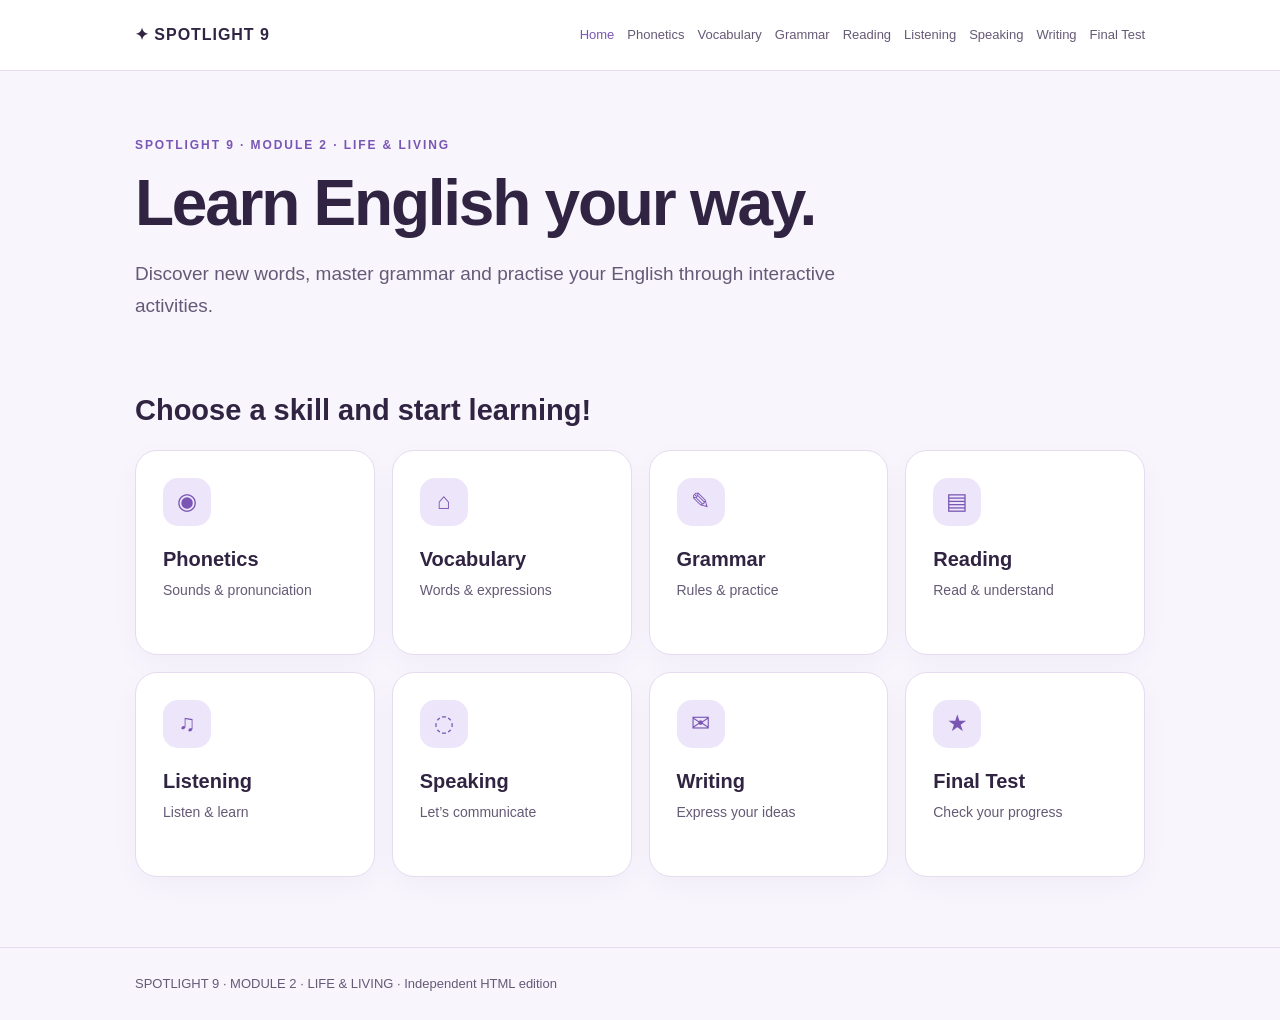
<file: index.html>
<!doctype html><html lang="en"><head><meta charset="utf-8"><meta name="viewport" content="width=device-width, initial-scale=1"><meta name="theme-color" content="#7956B4"><meta name="description" content="Discover new words, master grammar and practise your English through interactive activities."><title>Learn English your way. | Spotlight 9</title><link rel="stylesheet" href="style.css"></head><body><header class="top"><div class="wrap nav"><a class="logo" href="index.html">✦ SPOTLIGHT 9</a><nav class="links" aria-label="Main navigation"><a class="active" href="index.html">Home</a><a class="" href="phonetics.html">Phonetics</a><a class="" href="vocabulary.html">Vocabulary</a><a class="" href="grammar.html">Grammar</a><a class="" href="reading.html">Reading</a><a class="" href="listening.html">Listening</a><a class="" href="speaking.html">Speaking</a><a class="" href="writing.html">Writing</a><a class="" href="final-test.html">Final Test</a></nav></div></header><main class="wrap"><section class="hero"><div class="eyebrow">Spotlight 9 · Module 2 · Life &amp; Living</div><h1>Learn English your way.</h1><p class="lead">Discover new words, master grammar and practise your English through interactive activities.</p></section><h2>Choose a skill and start learning!</h2><div class="grid"><a class="tile" href="phonetics.html"><span class="symbol">◉</span><h3>Phonetics</h3><p>Sounds & pronunciation</p></a><a class="tile" href="vocabulary.html"><span class="symbol">⌂</span><h3>Vocabulary</h3><p>Words & expressions</p></a><a class="tile" href="grammar.html"><span class="symbol">✎</span><h3>Grammar</h3><p>Rules & practice</p></a><a class="tile" href="reading.html"><span class="symbol">▤</span><h3>Reading</h3><p>Read & understand</p></a><a class="tile" href="listening.html"><span class="symbol">♫</span><h3>Listening</h3><p>Listen & learn</p></a><a class="tile" href="speaking.html"><span class="symbol">◌</span><h3>Speaking</h3><p>Let’s communicate</p></a><a class="tile" href="writing.html"><span class="symbol">✉</span><h3>Writing</h3><p>Express your ideas</p></a><a class="tile" href="final-test.html"><span class="symbol">★</span><h3>Final Test</h3><p>Check your progress</p></a></div></main><footer class="foot"><div class="wrap">SPOTLIGHT 9 · MODULE 2 · LIFE &amp; LIVING · Independent HTML edition</div></footer><script src="site.js"></script></body></html>
</file>
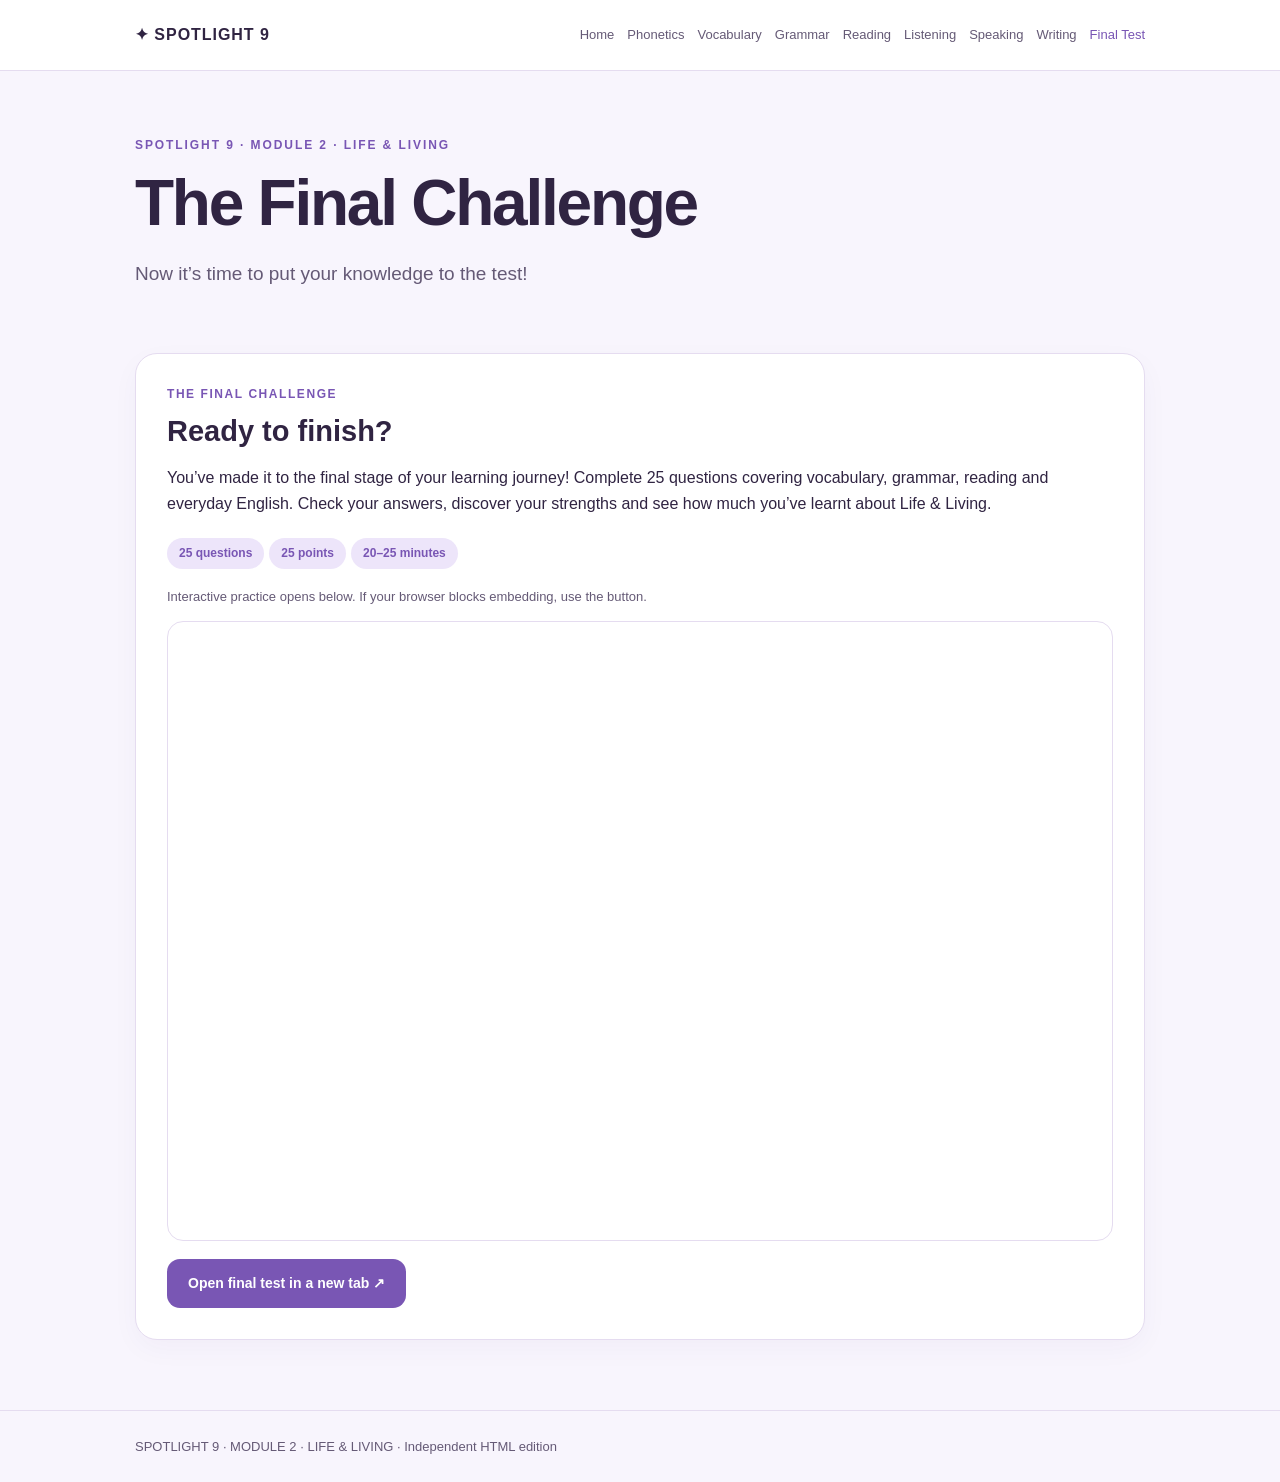
<file: final-test.html>
<!doctype html><html lang="en"><head><meta charset="utf-8"><meta name="viewport" content="width=device-width, initial-scale=1"><meta name="theme-color" content="#7956B4"><meta name="description" content="Now it’s time to put your knowledge to the test!"><title>The Final Challenge | Spotlight 9</title><link rel="stylesheet" href="style.css"></head><body><header class="top"><div class="wrap nav"><a class="logo" href="index.html">✦ SPOTLIGHT 9</a><nav class="links" aria-label="Main navigation"><a class="" href="index.html">Home</a><a class="" href="phonetics.html">Phonetics</a><a class="" href="vocabulary.html">Vocabulary</a><a class="" href="grammar.html">Grammar</a><a class="" href="reading.html">Reading</a><a class="" href="listening.html">Listening</a><a class="" href="speaking.html">Speaking</a><a class="" href="writing.html">Writing</a><a class="active" href="final-test.html">Final Test</a></nav></div></header><main class="wrap"><section class="hero"><div class="eyebrow">Spotlight 9 · Module 2 · Life &amp; Living</div><h1>The Final Challenge</h1><p class="lead">Now it’s time to put your knowledge to the test!</p></section><section class="section"><div class="card"><div class="tag">THE FINAL CHALLENGE</div><h2>Ready to finish?</h2><p>You’ve made it to the final stage of your learning journey! Complete 25 questions covering vocabulary, grammar, reading and everyday English. Check your answers, discover your strengths and see how much you’ve learnt about Life &amp; Living.</p><span class="pill">25 questions</span><span class="pill">25 points</span><span class="pill">20–25 minutes</span><p class="muted small">Interactive practice opens below. If your browser blocks embedding, use the button.</p><iframe class="frame" src="https://qpwqg.github.io/spotlight9-final-test/" loading="lazy" title="final test"></iframe><div class="buttons"><a class="btn" href="https://qpwqg.github.io/spotlight9-final-test/" target="_blank" rel="noopener noreferrer">Open final test in a new tab ↗</a></div></div></section></main><footer class="foot"><div class="wrap">SPOTLIGHT 9 · MODULE 2 · LIFE &amp; LIVING · Independent HTML edition</div></footer><script src="site.js"></script></body></html>
</file>
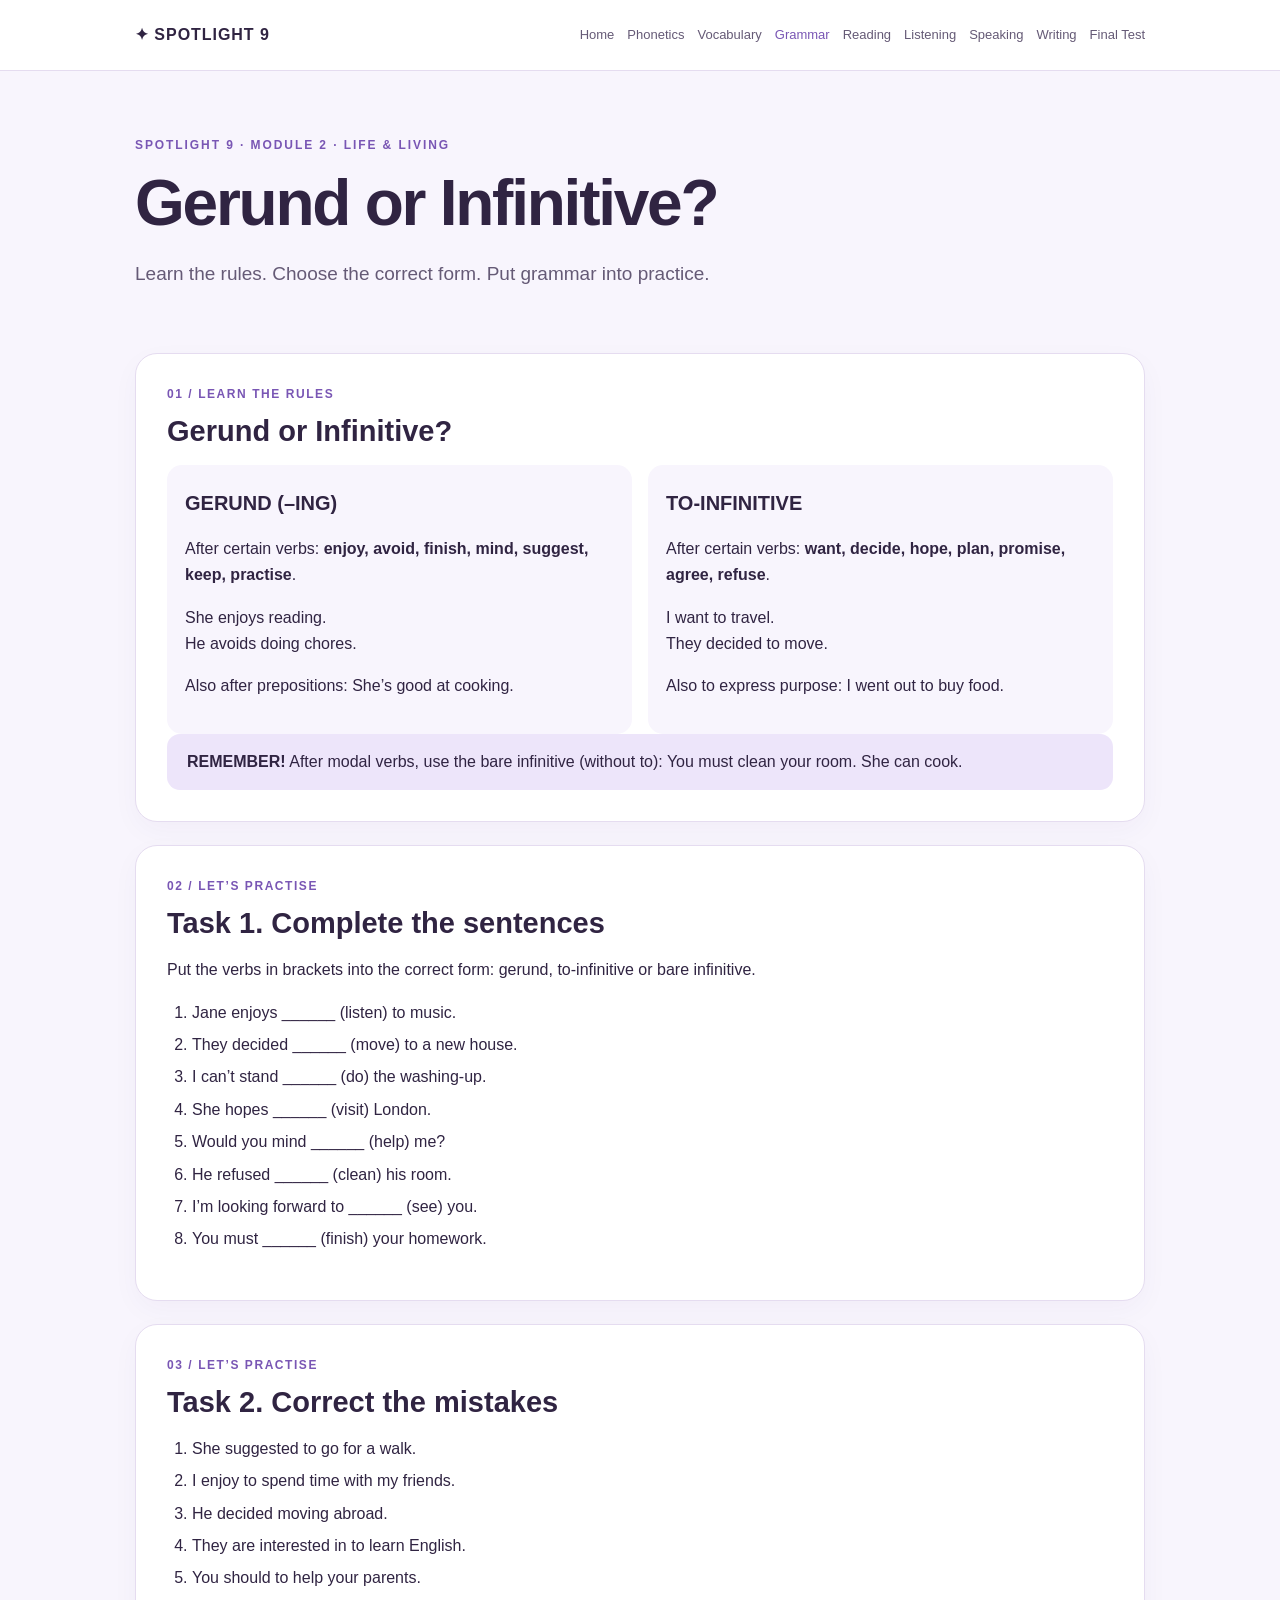
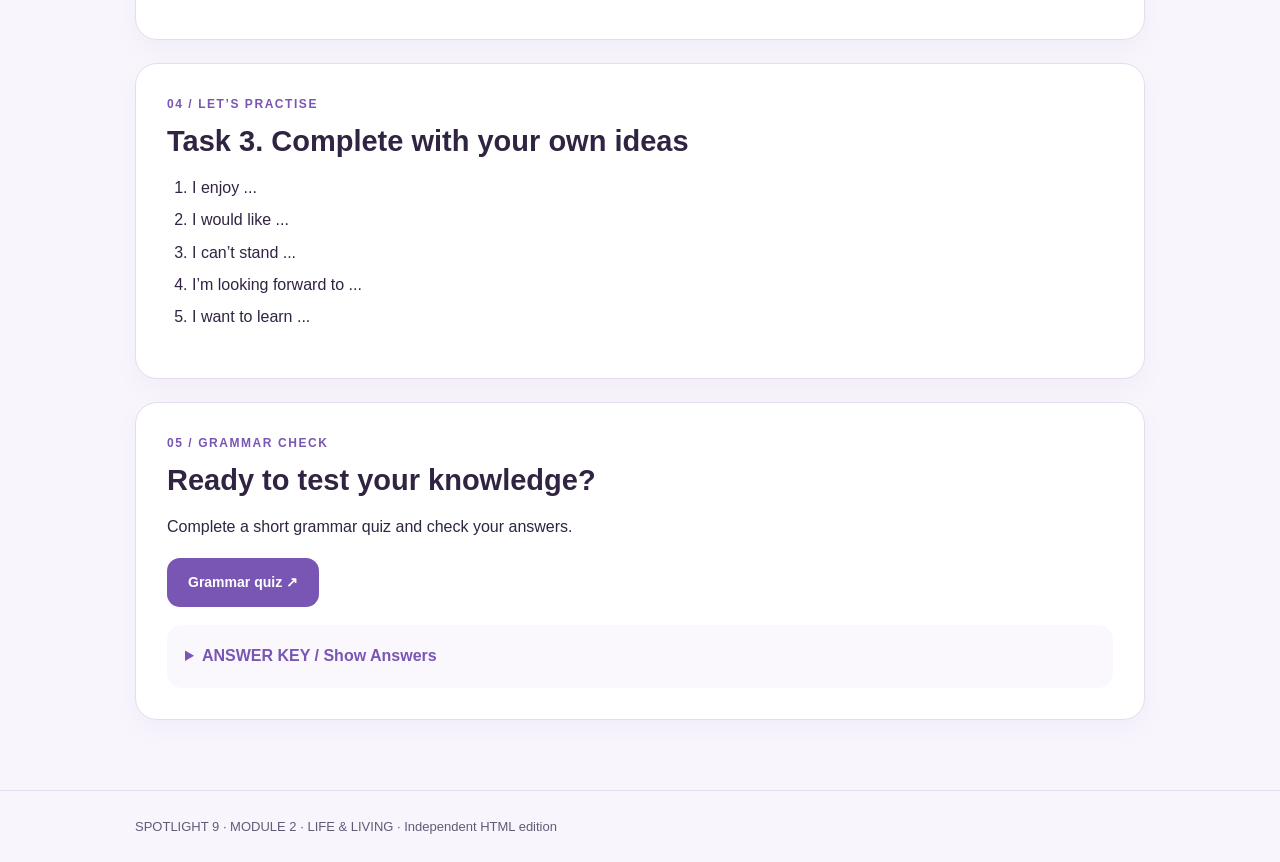
<file: grammar.html>
<!doctype html><html lang="en"><head><meta charset="utf-8"><meta name="viewport" content="width=device-width, initial-scale=1"><meta name="theme-color" content="#7956B4"><meta name="description" content="Learn the rules. Choose the correct form. Put grammar into practice."><title>Gerund or Infinitive? | Spotlight 9</title><link rel="stylesheet" href="style.css"></head><body><header class="top"><div class="wrap nav"><a class="logo" href="index.html">✦ SPOTLIGHT 9</a><nav class="links" aria-label="Main navigation"><a class="" href="index.html">Home</a><a class="" href="phonetics.html">Phonetics</a><a class="" href="vocabulary.html">Vocabulary</a><a class="active" href="grammar.html">Grammar</a><a class="" href="reading.html">Reading</a><a class="" href="listening.html">Listening</a><a class="" href="speaking.html">Speaking</a><a class="" href="writing.html">Writing</a><a class="" href="final-test.html">Final Test</a></nav></div></header><main class="wrap"><section class="hero"><div class="eyebrow">Spotlight 9 · Module 2 · Life &amp; Living</div><h1>Gerund or Infinitive?</h1><p class="lead">Learn the rules. Choose the correct form. Put grammar into practice.</p></section><section class="section"><div class="card"><div class="tag">01 / LEARN THE RULES</div><h2>Gerund or Infinitive?</h2><div class="columns"><div class="mini"><h3>GERUND (–ING)</h3><p>After certain verbs: <b>enjoy, avoid, finish, mind, suggest, keep, practise</b>.</p><p>She enjoys reading.<br>He avoids doing chores.</p><p>Also after prepositions: She’s good at cooking.</p></div><div class="mini"><h3>TO-INFINITIVE</h3><p>After certain verbs: <b>want, decide, hope, plan, promise, agree, refuse</b>.</p><p>I want to travel.<br>They decided to move.</p><p>Also to express purpose: I went out to buy food.</p></div></div><div class="notice"><b>REMEMBER!</b> After modal verbs, use the bare infinitive (without to): You must clean your room. She can cook.</div></div></section><section class="section"><div class="card"><div class="tag">02 / LET’S PRACTISE</div><h2>Task 1. Complete the sentences</h2><p>Put the verbs in brackets into the correct form: gerund, to-infinitive or bare infinitive.</p><ol><li>Jane enjoys ______ (listen) to music.</li><li>They decided ______ (move) to a new house.</li><li>I can’t stand ______ (do) the washing-up.</li><li>She hopes ______ (visit) London.</li><li>Would you mind ______ (help) me?</li><li>He refused ______ (clean) his room.</li><li>I’m looking forward to ______ (see) you.</li><li>You must ______ (finish) your homework.</li></ol></div></section><section class="section"><div class="card"><div class="tag">03 / LET’S PRACTISE</div><h2>Task 2. Correct the mistakes</h2><ol><li>She suggested to go for a walk.</li><li>I enjoy to spend time with my friends.</li><li>He decided moving abroad.</li><li>They are interested in to learn English.</li><li>You should to help your parents.</li></ol></div></section><section class="section"><div class="card"><div class="tag">04 / LET’S PRACTISE</div><h2>Task 3. Complete with your own ideas</h2><ol><li>I enjoy ...</li><li>I would like ...</li><li>I can’t stand ...</li><li>I’m looking forward to ...</li><li>I want to learn ...</li></ol></div></section><section class="section"><div class="card"><div class="tag">05 / GRAMMAR CHECK</div><h2>Ready to test your knowledge?</h2><p>Complete a short grammar quiz and check your answers.</p><div class="buttons"><a class="btn" href="https://wordwall.net/ru/resource/4627259/gerund-infinitive" target="_blank" rel="noopener noreferrer">Grammar quiz ↗</a></div><details class="answers"><summary>ANSWER KEY / Show Answers</summary><h3>Task 1</h3><p>1 listening · 2 to move · 3 doing · 4 to visit · 5 helping · 6 to clean · 7 seeing · 8 finish</p><h3>Task 2</h3><ol><li>She suggested going for a walk.</li><li>I enjoy spending time with my friends.</li><li>He decided to move abroad.</li><li>They are interested in learning English.</li><li>You should help your parents.</li></ol><h3>Task 3 — suggested answers</h3><ol><li>I enjoy reading books.</li><li>I would like to visit London.</li><li>I can’t stand doing the washing-up.</li><li>I’m looking forward to seeing my friends.</li><li>I want to learn to drive.</li></ol><p>Task 3 is open-ended. Your answers may be different.</p></details></div></section></main><footer class="foot"><div class="wrap">SPOTLIGHT 9 · MODULE 2 · LIFE &amp; LIVING · Independent HTML edition</div></footer><script src="site.js"></script></body></html>
</file>
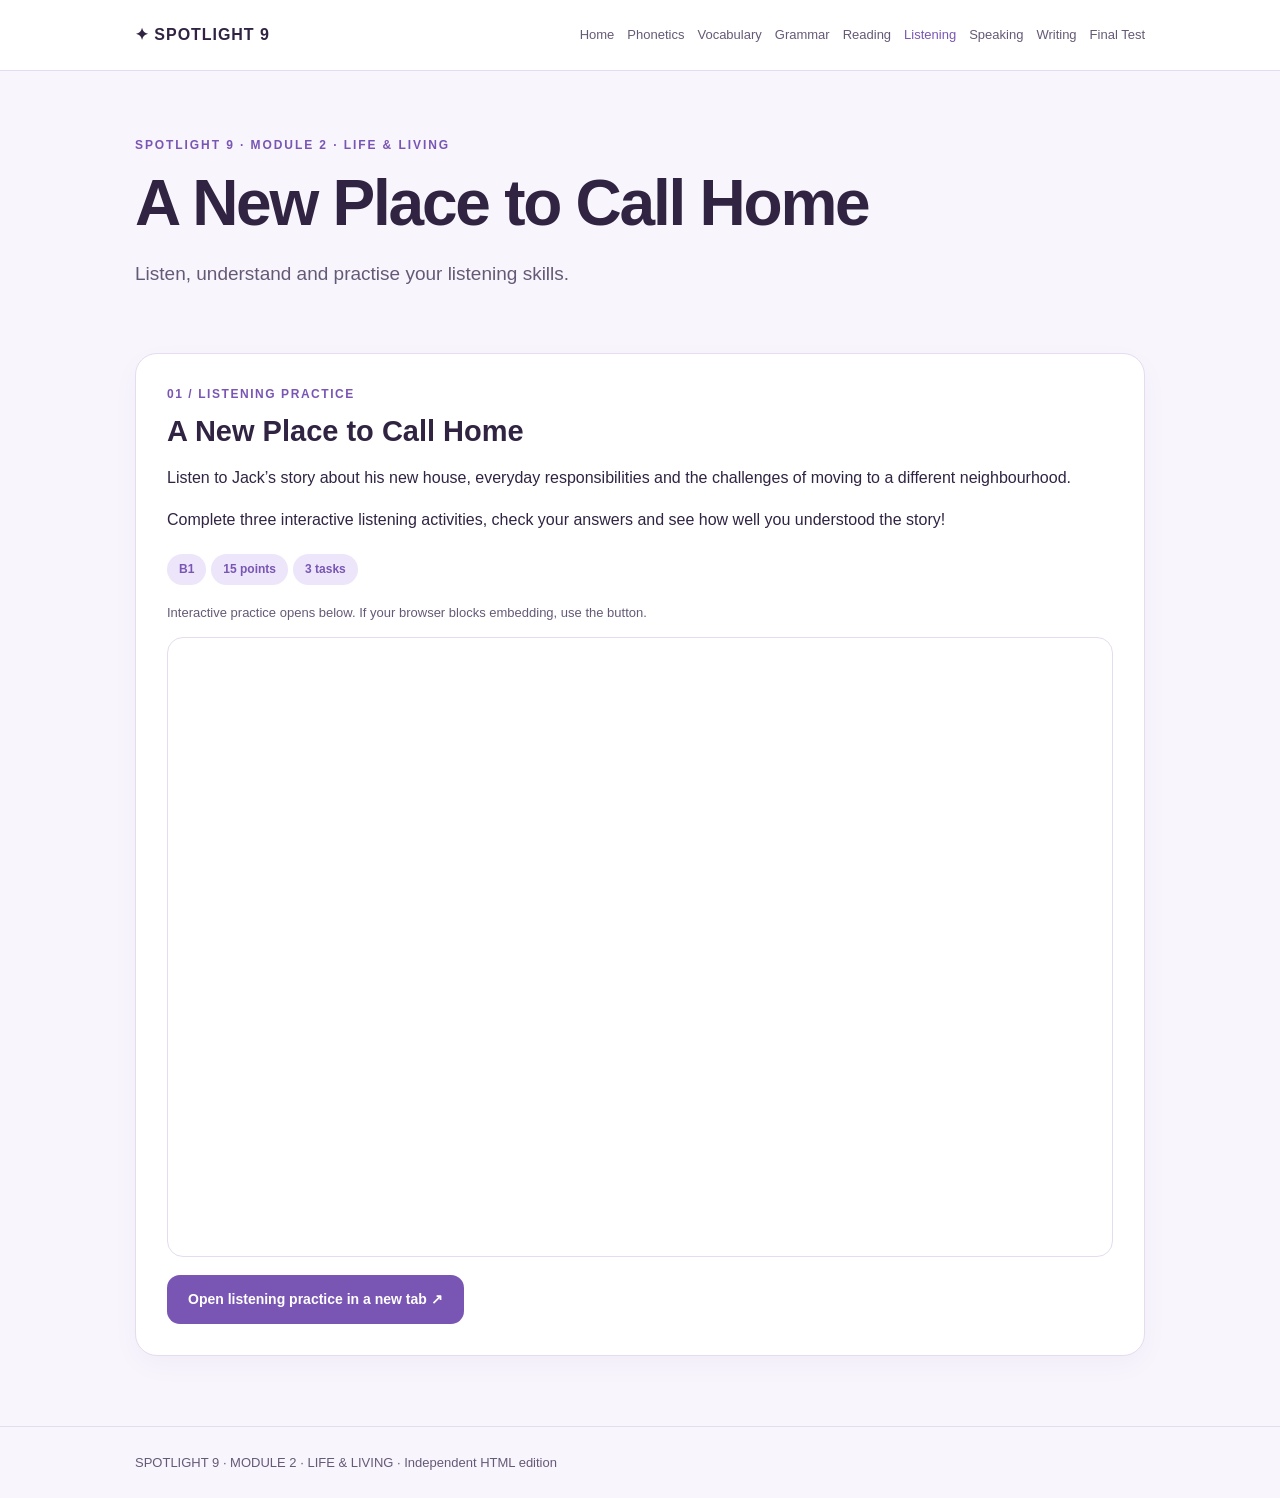
<file: listening.html>
<!doctype html><html lang="en"><head><meta charset="utf-8"><meta name="viewport" content="width=device-width, initial-scale=1"><meta name="theme-color" content="#7956B4"><meta name="description" content="Listen, understand and practise your listening skills."><title>A New Place to Call Home | Spotlight 9</title><link rel="stylesheet" href="style.css"></head><body><header class="top"><div class="wrap nav"><a class="logo" href="index.html">✦ SPOTLIGHT 9</a><nav class="links" aria-label="Main navigation"><a class="" href="index.html">Home</a><a class="" href="phonetics.html">Phonetics</a><a class="" href="vocabulary.html">Vocabulary</a><a class="" href="grammar.html">Grammar</a><a class="" href="reading.html">Reading</a><a class="active" href="listening.html">Listening</a><a class="" href="speaking.html">Speaking</a><a class="" href="writing.html">Writing</a><a class="" href="final-test.html">Final Test</a></nav></div></header><main class="wrap"><section class="hero"><div class="eyebrow">Spotlight 9 · Module 2 · Life &amp; Living</div><h1>A New Place to Call Home</h1><p class="lead">Listen, understand and practise your listening skills.</p></section><section class="section"><div class="card"><div class="tag">01 / LISTENING PRACTICE</div><h2>A New Place to Call Home</h2><p>Listen to Jack’s story about his new house, everyday responsibilities and the challenges of moving to a different neighbourhood.</p><p>Complete three interactive listening activities, check your answers and see how well you understood the story!</p><span class="pill">B1</span><span class="pill">15 points</span><span class="pill">3 tasks</span><p class="muted small">Interactive practice opens below. If your browser blocks embedding, use the button.</p><iframe class="frame" src="https://qpwqg.github.io/spotlight9-listening/" loading="lazy" title="listening practice"></iframe><div class="buttons"><a class="btn" href="https://qpwqg.github.io/spotlight9-listening/" target="_blank" rel="noopener noreferrer">Open listening practice in a new tab ↗</a></div></div></section></main><footer class="foot"><div class="wrap">SPOTLIGHT 9 · MODULE 2 · LIFE &amp; LIVING · Independent HTML edition</div></footer><script src="site.js"></script></body></html>
</file>
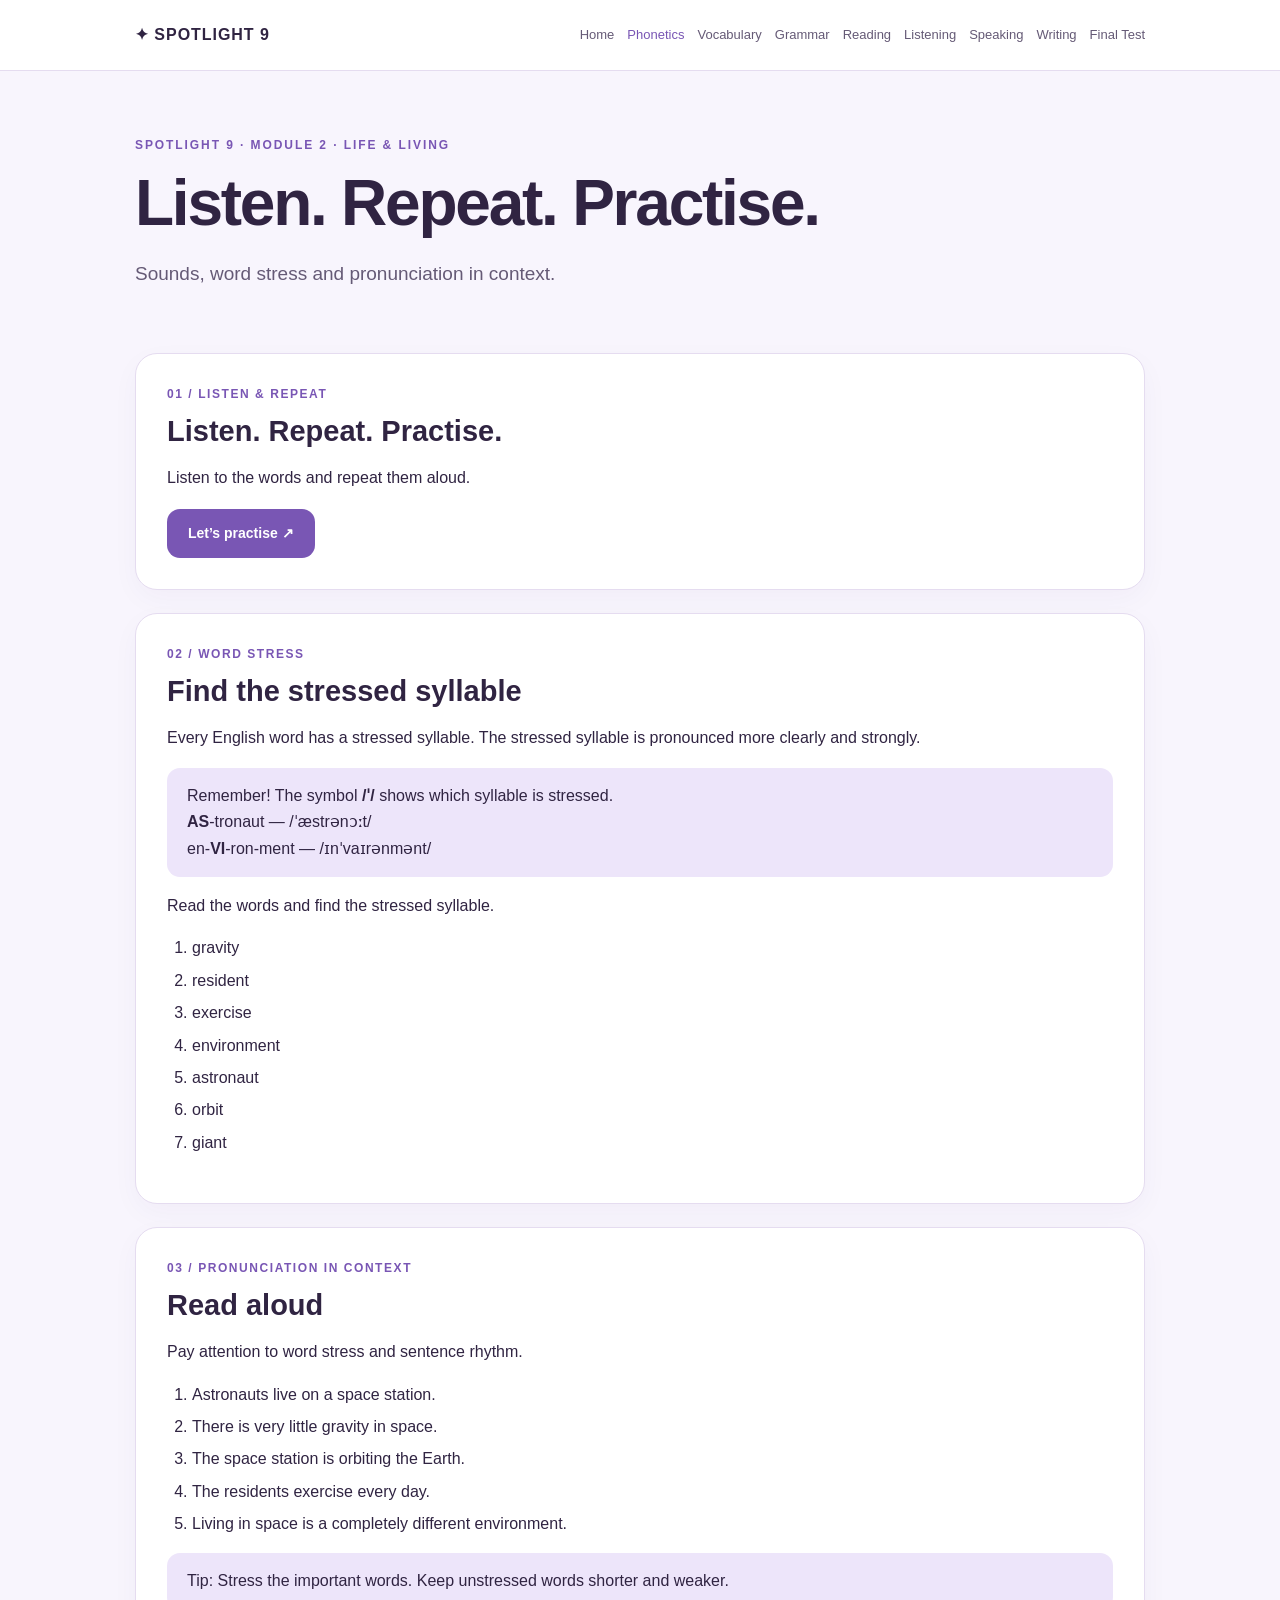
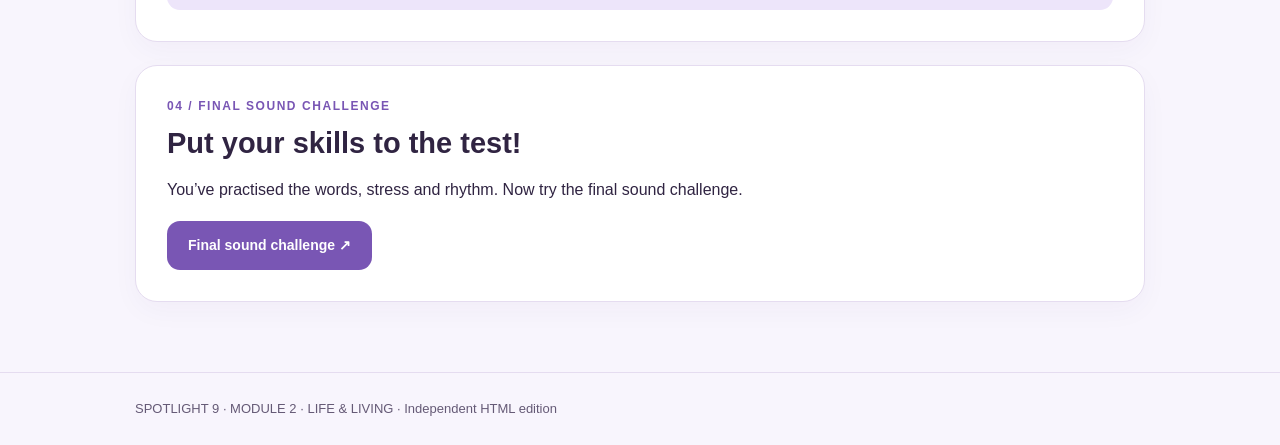
<file: phonetics.html>
<!doctype html><html lang="en"><head><meta charset="utf-8"><meta name="viewport" content="width=device-width, initial-scale=1"><meta name="theme-color" content="#7956B4"><meta name="description" content="Sounds, word stress and pronunciation in context."><title>Listen. Repeat. Practise. | Spotlight 9</title><link rel="stylesheet" href="style.css"></head><body><header class="top"><div class="wrap nav"><a class="logo" href="index.html">✦ SPOTLIGHT 9</a><nav class="links" aria-label="Main navigation"><a class="" href="index.html">Home</a><a class="active" href="phonetics.html">Phonetics</a><a class="" href="vocabulary.html">Vocabulary</a><a class="" href="grammar.html">Grammar</a><a class="" href="reading.html">Reading</a><a class="" href="listening.html">Listening</a><a class="" href="speaking.html">Speaking</a><a class="" href="writing.html">Writing</a><a class="" href="final-test.html">Final Test</a></nav></div></header><main class="wrap"><section class="hero"><div class="eyebrow">Spotlight 9 · Module 2 · Life &amp; Living</div><h1>Listen. Repeat. Practise.</h1><p class="lead">Sounds, word stress and pronunciation in context.</p></section><section class="section"><div class="card"><div class="tag">01 / LISTEN & REPEAT</div><h2>Listen. Repeat. Practise.</h2><p>Listen to the words and repeat them aloud.</p><div class="buttons"><a class="btn" href="https://wordwall.net/ru/resource/123486095/listen-and-repeat" target="_blank" rel="noopener noreferrer">Let’s practise ↗</a></div></div></section><section class="section"><div class="card"><div class="tag">02 / WORD STRESS</div><h2>Find the stressed syllable</h2><p>Every English word has a stressed syllable. The stressed syllable is pronounced more clearly and strongly.</p><div class="notice">Remember! The symbol <b>/ˈ/</b> shows which syllable is stressed.<br><b>AS</b>-tronaut — /ˈæstrənɔːt/<br>en-<b>VI</b>-ron-ment — /ɪnˈvaɪrənmənt/</div><p>Read the words and find the stressed syllable.</p><ol><li>gravity</li><li>resident</li><li>exercise</li><li>environment</li><li>astronaut</li><li>orbit</li><li>giant</li></ol></div></section><section class="section"><div class="card"><div class="tag">03 / PRONUNCIATION IN CONTEXT</div><h2>Read aloud</h2><p>Pay attention to word stress and sentence rhythm.</p><ol><li>Astronauts live on a space station.</li><li>There is very little gravity in space.</li><li>The space station is orbiting the Earth.</li><li>The residents exercise every day.</li><li>Living in space is a completely different environment.</li></ol><div class="notice">Tip: Stress the important words. Keep unstressed words shorter and weaker.</div></div></section><section class="section"><div class="card"><div class="tag">04 / FINAL SOUND CHALLENGE</div><h2>Put your skills to the test!</h2><p>You’ve practised the words, stress and rhythm. Now try the final sound challenge.</p><div class="buttons"><a class="btn" href="https://wordwall.net/ru/resource/123487387/final-sound-challenge" target="_blank" rel="noopener noreferrer">Final sound challenge ↗</a></div></div></section></main><footer class="foot"><div class="wrap">SPOTLIGHT 9 · MODULE 2 · LIFE &amp; LIVING · Independent HTML edition</div></footer><script src="site.js"></script></body></html>
</file>
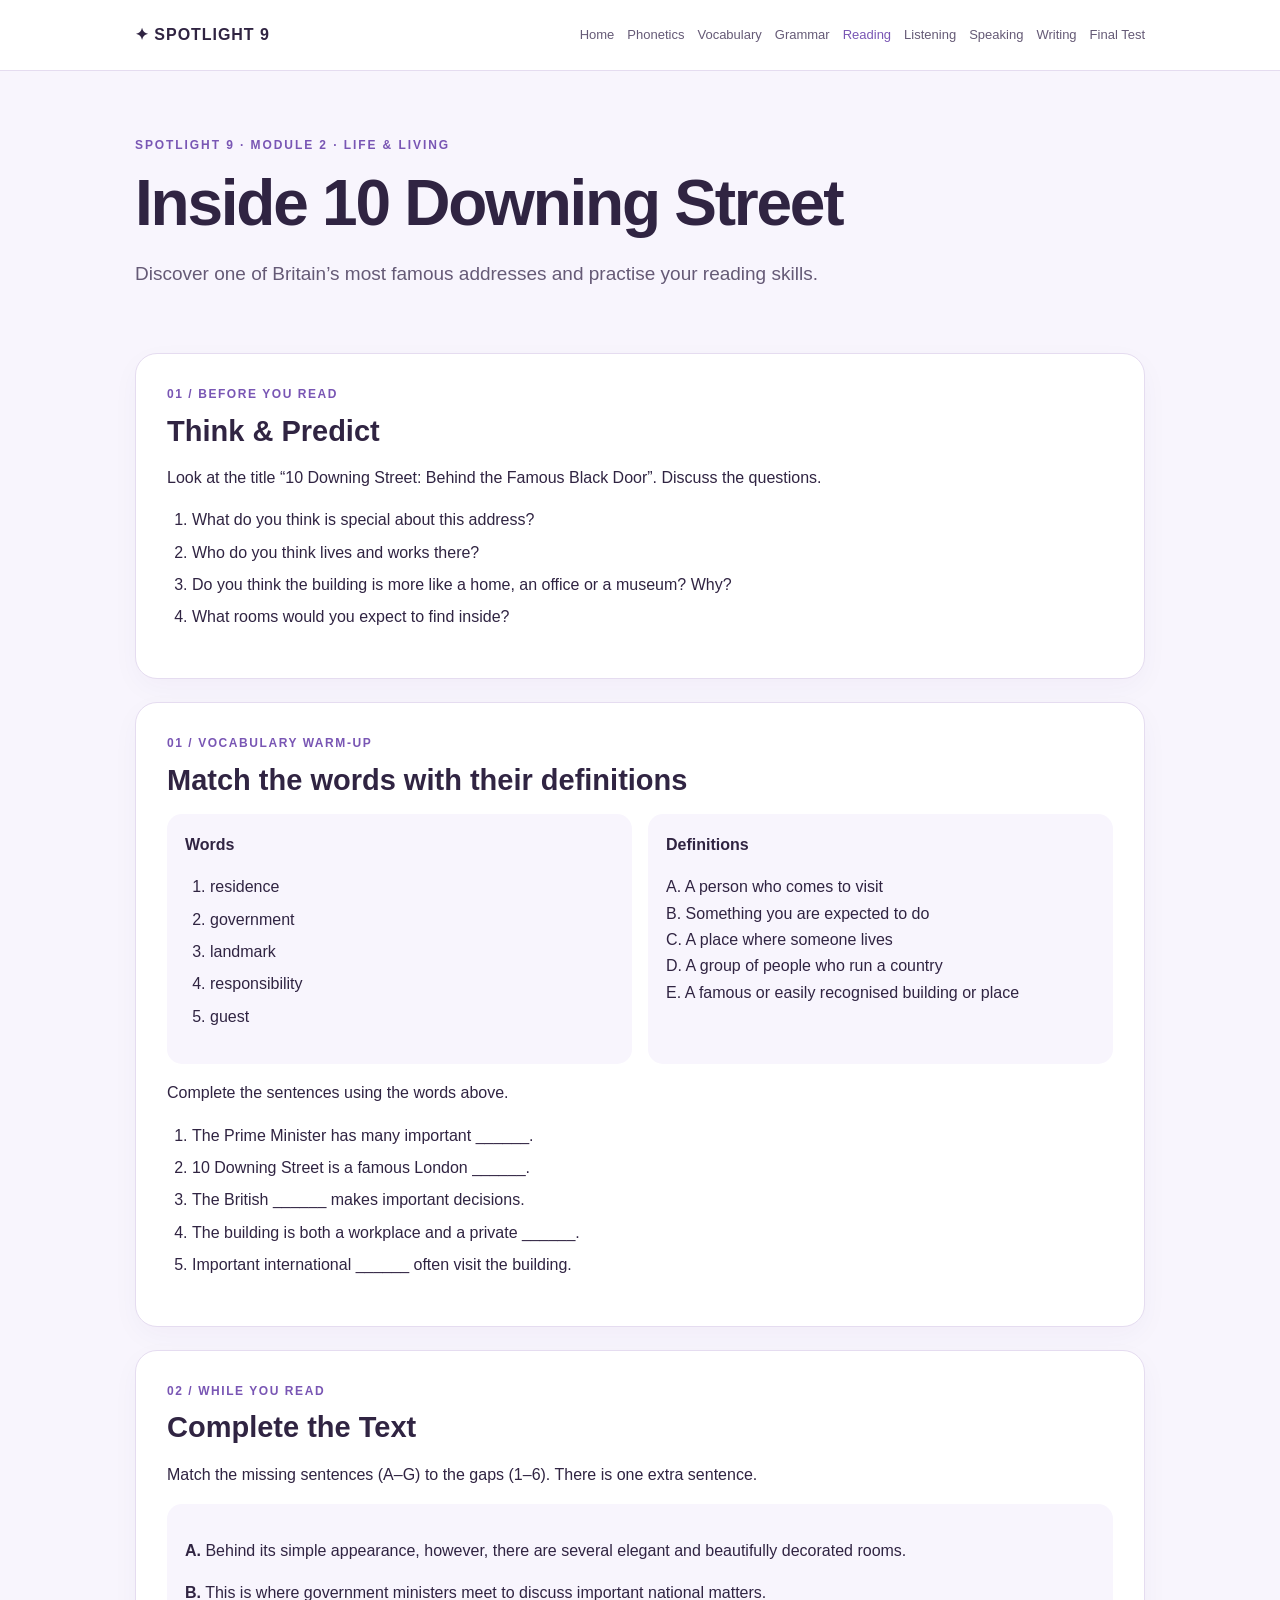
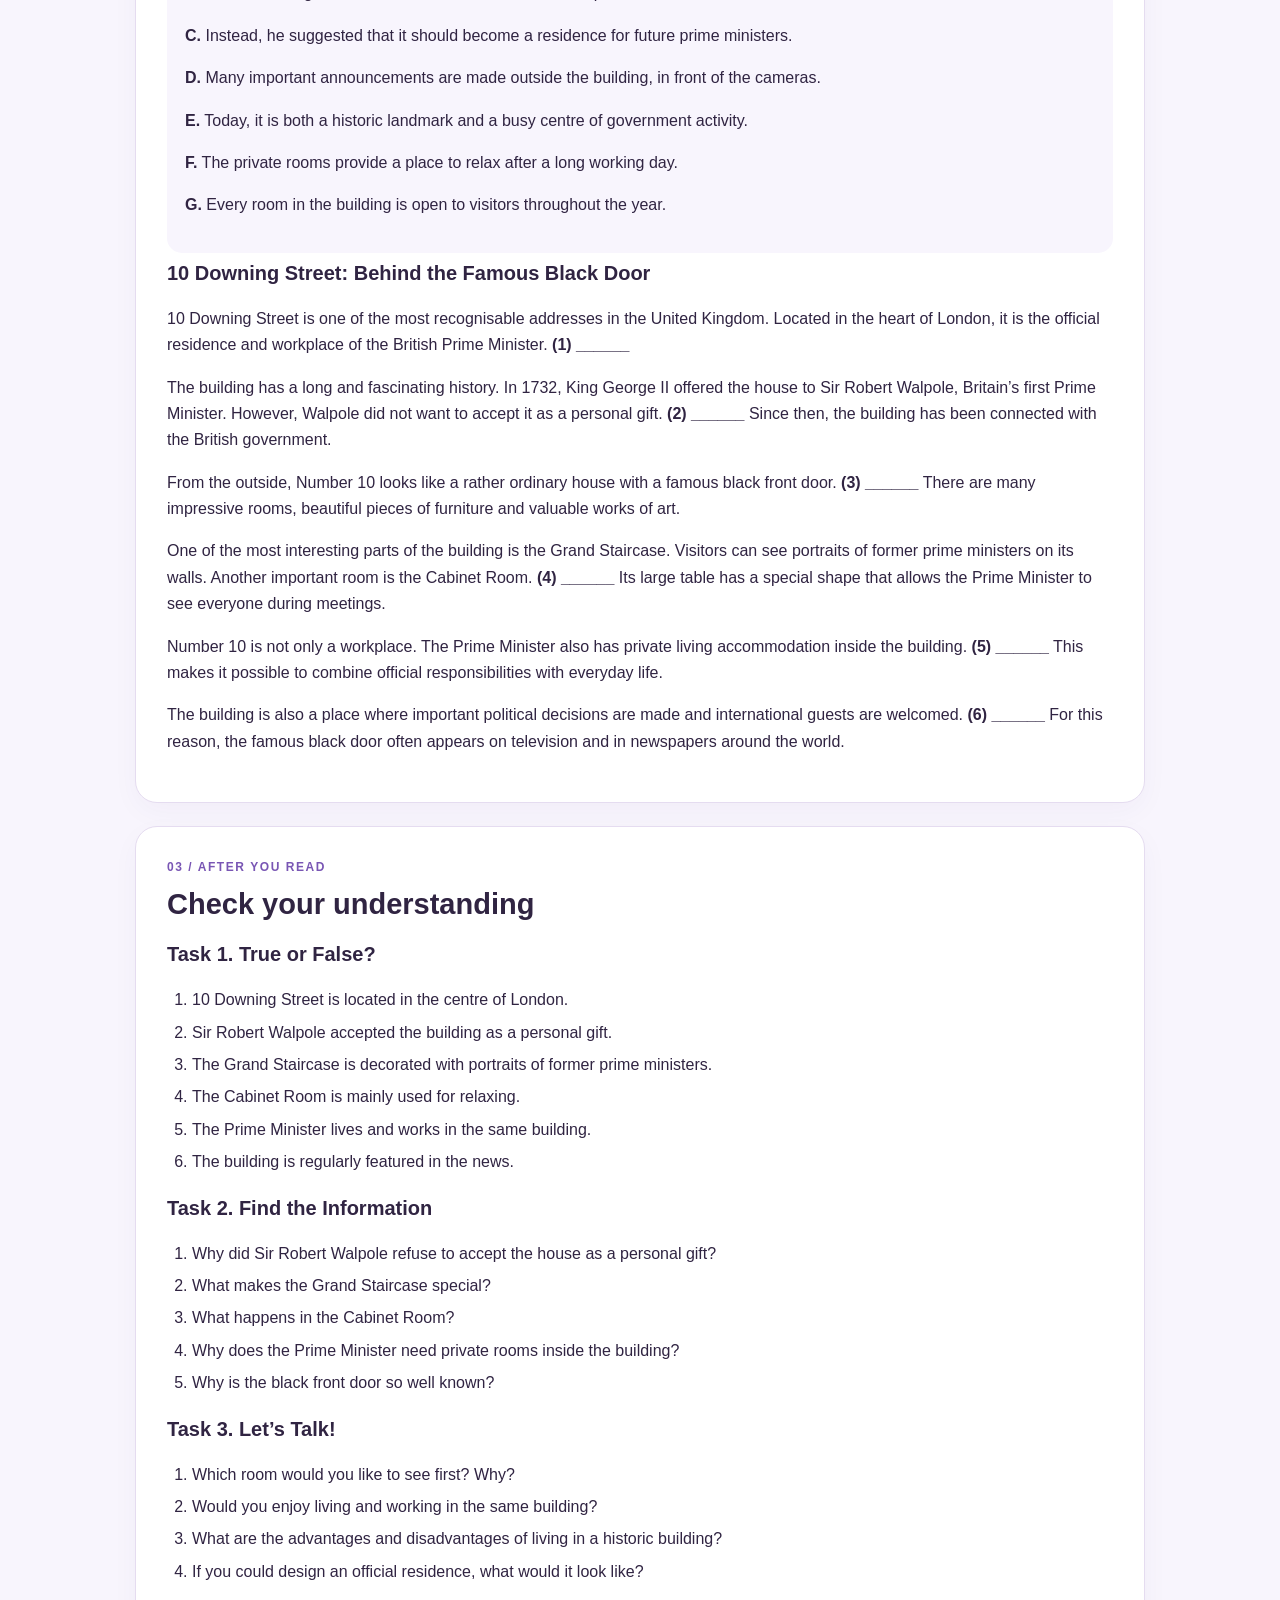
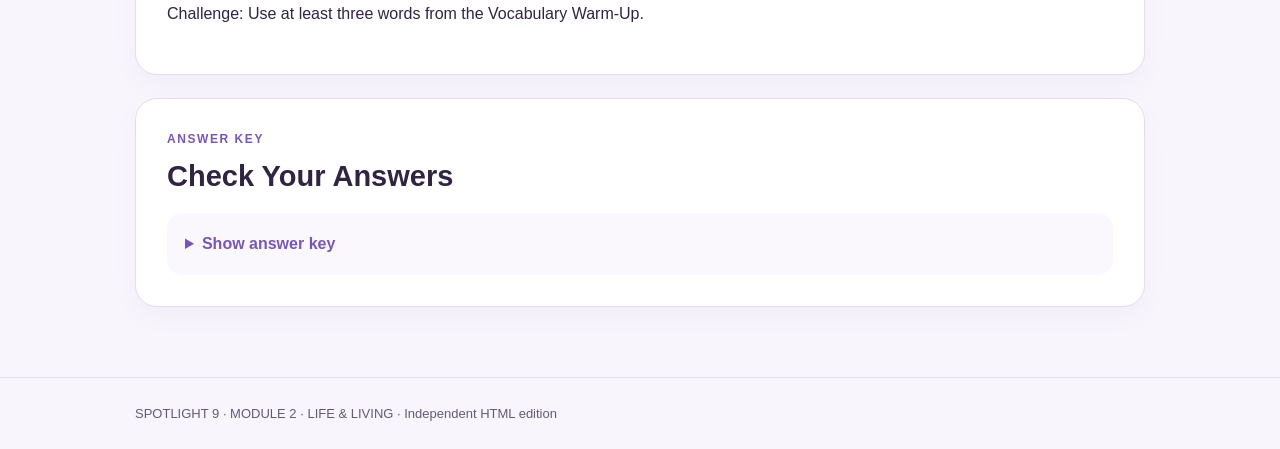
<file: reading.html>
<!doctype html><html lang="en"><head><meta charset="utf-8"><meta name="viewport" content="width=device-width, initial-scale=1"><meta name="theme-color" content="#7956B4"><meta name="description" content="Discover one of Britain’s most famous addresses and practise your reading skills."><title>Inside 10 Downing Street | Spotlight 9</title><link rel="stylesheet" href="style.css"></head><body><header class="top"><div class="wrap nav"><a class="logo" href="index.html">✦ SPOTLIGHT 9</a><nav class="links" aria-label="Main navigation"><a class="" href="index.html">Home</a><a class="" href="phonetics.html">Phonetics</a><a class="" href="vocabulary.html">Vocabulary</a><a class="" href="grammar.html">Grammar</a><a class="active" href="reading.html">Reading</a><a class="" href="listening.html">Listening</a><a class="" href="speaking.html">Speaking</a><a class="" href="writing.html">Writing</a><a class="" href="final-test.html">Final Test</a></nav></div></header><main class="wrap"><section class="hero"><div class="eyebrow">Spotlight 9 · Module 2 · Life &amp; Living</div><h1>Inside 10 Downing Street</h1><p class="lead">Discover one of Britain’s most famous addresses and practise your reading skills.</p></section><section class="section"><div class="card"><div class="tag">01 / BEFORE YOU READ</div><h2>Think & Predict</h2><p>Look at the title “10 Downing Street: Behind the Famous Black Door”. Discuss the questions.</p><ol><li>What do you think is special about this address?</li><li>Who do you think lives and works there?</li><li>Do you think the building is more like a home, an office or a museum? Why?</li><li>What rooms would you expect to find inside?</li></ol></div></section><section class="section"><div class="card"><div class="tag">01 / VOCABULARY WARM-UP</div><h2>Match the words with their definitions</h2><div class="columns"><div class="mini"><b>Words</b><ol><li>residence</li><li>government</li><li>landmark</li><li>responsibility</li><li>guest</li></ol></div><div class="mini"><b>Definitions</b><p>A. A person who comes to visit<br>B. Something you are expected to do<br>C. A place where someone lives<br>D. A group of people who run a country<br>E. A famous or easily recognised building or place</p></div></div><p>Complete the sentences using the words above.</p><ol><li>The Prime Minister has many important ______.</li><li>10 Downing Street is a famous London ______.</li><li>The British ______ makes important decisions.</li><li>The building is both a workplace and a private ______.</li><li>Important international ______ often visit the building.</li></ol></div></section><section class="section"><div class="card"><div class="tag">02 / WHILE YOU READ</div><h2>Complete the Text</h2><p>Match the missing sentences (A–G) to the gaps (1–6). There is one extra sentence.</p><div class="mini"><p><b>A.</b> Behind its simple appearance, however, there are several elegant and beautifully decorated rooms.</p><p><b>B.</b> This is where government ministers meet to discuss important national matters.</p><p><b>C.</b> Instead, he suggested that it should become a residence for future prime ministers.</p><p><b>D.</b> Many important announcements are made outside the building, in front of the cameras.</p><p><b>E.</b> Today, it is both a historic landmark and a busy centre of government activity.</p><p><b>F.</b> The private rooms provide a place to relax after a long working day.</p><p><b>G.</b> Every room in the building is open to visitors throughout the year.</p></div><h3>10 Downing Street: Behind the Famous Black Door</h3><p>10 Downing Street is one of the most recognisable addresses in the United Kingdom. Located in the heart of London, it is the official residence and workplace of the British Prime Minister. <b>(1) ______</b></p><p>The building has a long and fascinating history. In 1732, King George II offered the house to Sir Robert Walpole, Britain’s first Prime Minister. However, Walpole did not want to accept it as a personal gift. <b>(2) ______</b> Since then, the building has been connected with the British government.</p><p>From the outside, Number 10 looks like a rather ordinary house with a famous black front door. <b>(3) ______</b> There are many impressive rooms, beautiful pieces of furniture and valuable works of art.</p><p>One of the most interesting parts of the building is the Grand Staircase. Visitors can see portraits of former prime ministers on its walls. Another important room is the Cabinet Room. <b>(4) ______</b> Its large table has a special shape that allows the Prime Minister to see everyone during meetings.</p><p>Number 10 is not only a workplace. The Prime Minister also has private living accommodation inside the building. <b>(5) ______</b> This makes it possible to combine official responsibilities with everyday life.</p><p>The building is also a place where important political decisions are made and international guests are welcomed. <b>(6) ______</b> For this reason, the famous black door often appears on television and in newspapers around the world.</p></div></section><section class="section"><div class="card"><div class="tag">03 / AFTER YOU READ</div><h2>Check your understanding</h2><h3>Task 1. True or False?</h3><ol><li>10 Downing Street is located in the centre of London.</li><li>Sir Robert Walpole accepted the building as a personal gift.</li><li>The Grand Staircase is decorated with portraits of former prime ministers.</li><li>The Cabinet Room is mainly used for relaxing.</li><li>The Prime Minister lives and works in the same building.</li><li>The building is regularly featured in the news.</li></ol><h3>Task 2. Find the Information</h3><ol><li>Why did Sir Robert Walpole refuse to accept the house as a personal gift?</li><li>What makes the Grand Staircase special?</li><li>What happens in the Cabinet Room?</li><li>Why does the Prime Minister need private rooms inside the building?</li><li>Why is the black front door so well known?</li></ol><h3>Task 3. Let’s Talk!</h3><ol><li>Which room would you like to see first? Why?</li><li>Would you enjoy living and working in the same building?</li><li>What are the advantages and disadvantages of living in a historic building?</li><li>If you could design an official residence, what would it look like?</li></ol><p>Challenge: Use at least three words from the Vocabulary Warm-Up.</p></div></section><section class="section"><div class="card"><div class="tag">ANSWER KEY</div><h2>Check Your Answers</h2><details class="answers"><summary>Show answer key</summary><p><b>Warm-up matching:</b> 1 C · 2 D · 3 E · 4 B · 5 A</p><p><b>Warm-up gaps:</b> responsibilities · landmark · government · residence · guests</p><p><b>Reading gaps:</b> 1 E · 2 C · 3 A · 4 B · 5 F · 6 D. Extra: G.</p><p><b>True/False:</b> T, F, T, F, T, T.</p><p><b>Find the information:</b> 1. The house should belong to the office rather than to him personally. 2. Portraits of former prime ministers. 3. Government meetings. 4. Privacy and relaxation after work. 5. Announcements and media coverage.</p><p>Speaking answers are open-ended.</p></details></div></section></main><footer class="foot"><div class="wrap">SPOTLIGHT 9 · MODULE 2 · LIFE &amp; LIVING · Independent HTML edition</div></footer><script src="site.js"></script></body></html>
</file>
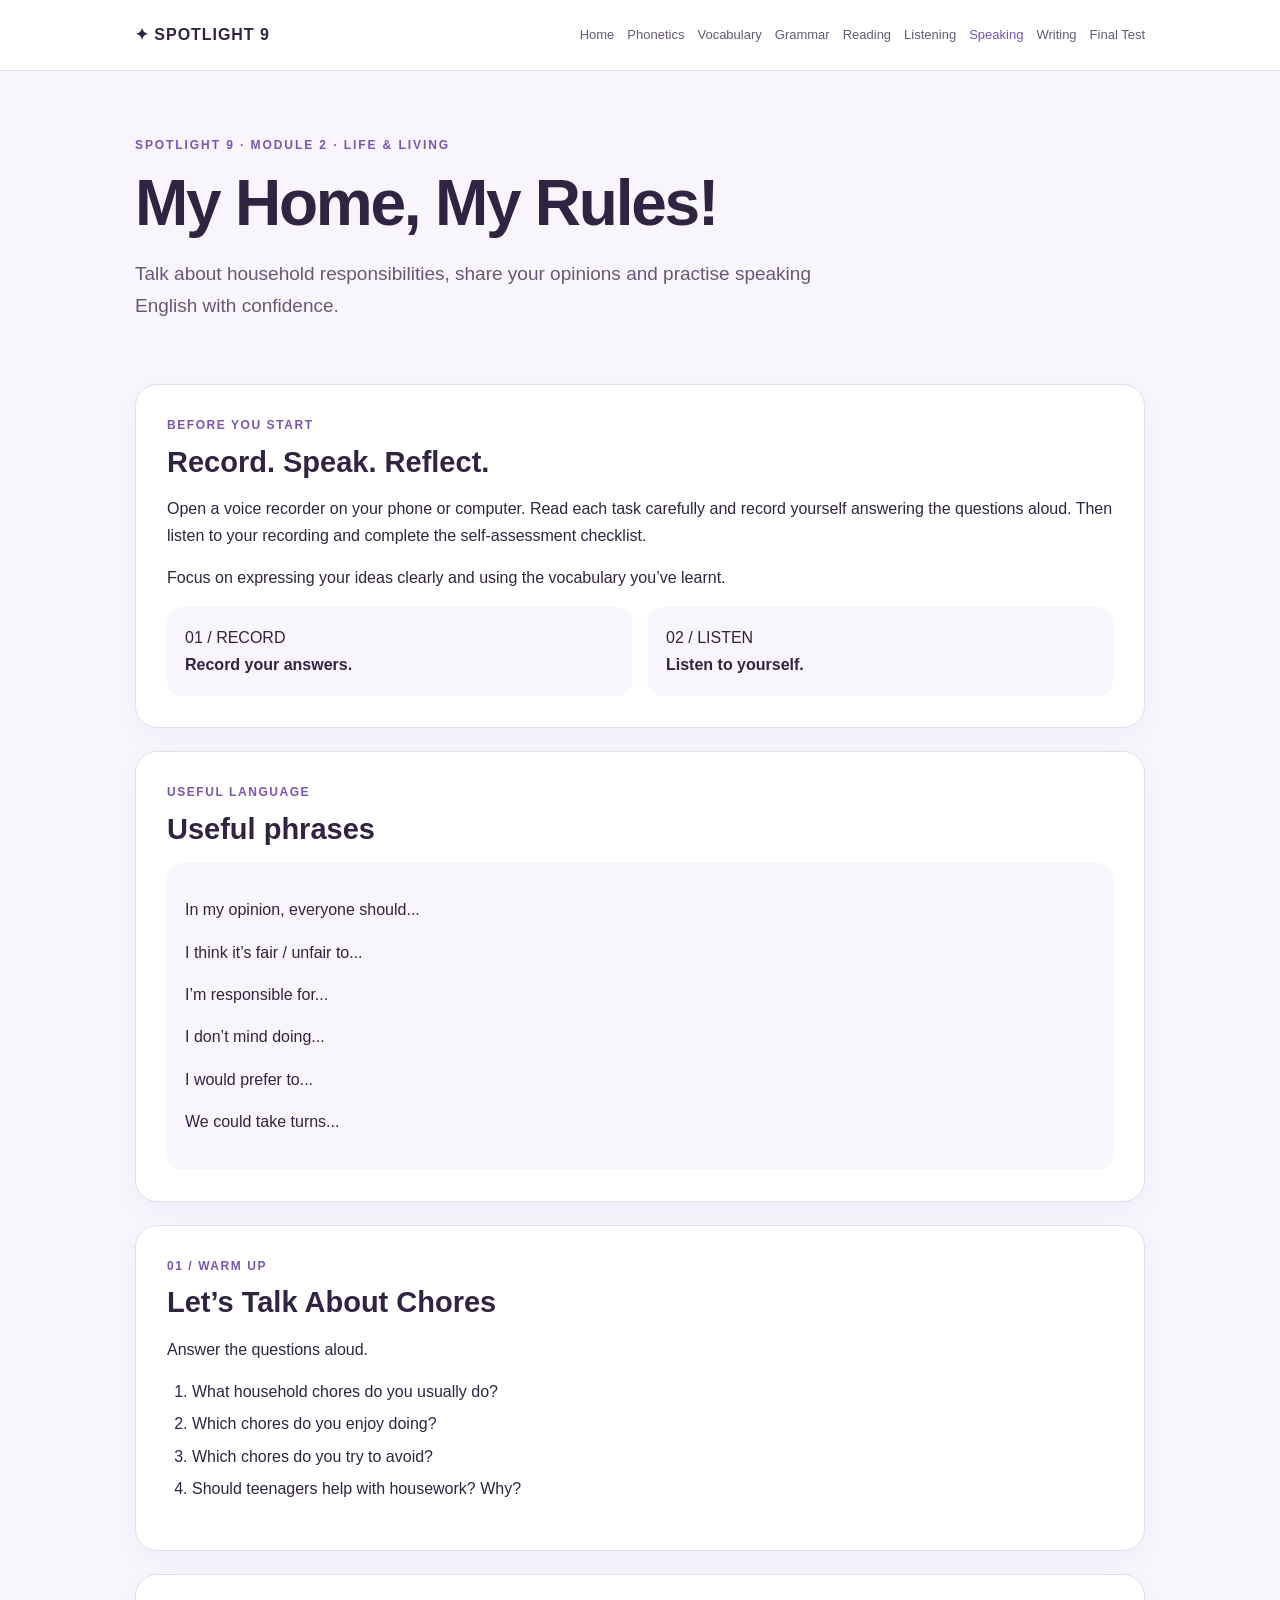
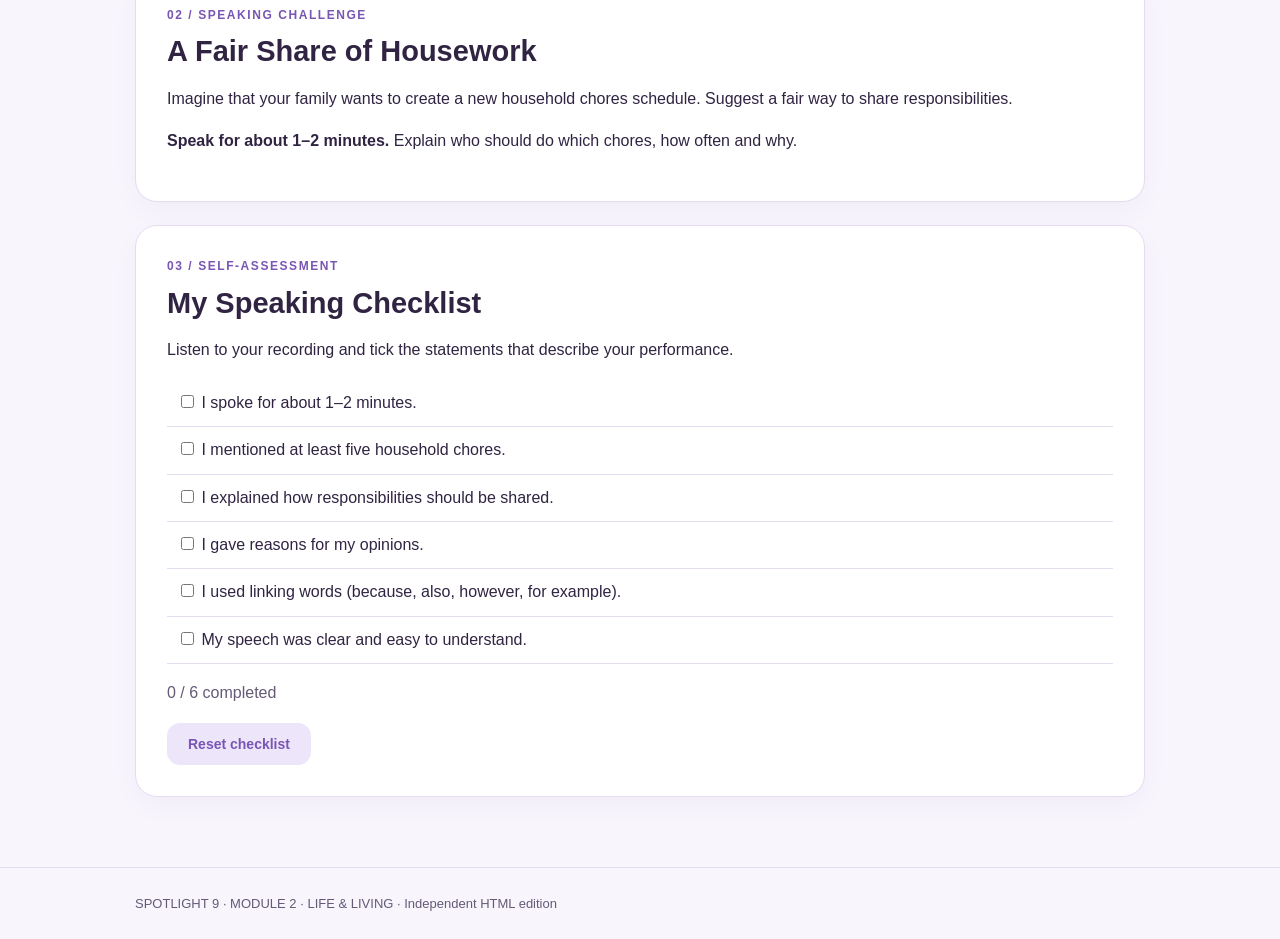
<file: speaking.html>
<!doctype html><html lang="en"><head><meta charset="utf-8"><meta name="viewport" content="width=device-width, initial-scale=1"><meta name="theme-color" content="#7956B4"><meta name="description" content="Talk about household responsibilities, share your opinions and practise speaking English with confidence."><title>My Home, My Rules! | Spotlight 9</title><link rel="stylesheet" href="style.css"></head><body><header class="top"><div class="wrap nav"><a class="logo" href="index.html">✦ SPOTLIGHT 9</a><nav class="links" aria-label="Main navigation"><a class="" href="index.html">Home</a><a class="" href="phonetics.html">Phonetics</a><a class="" href="vocabulary.html">Vocabulary</a><a class="" href="grammar.html">Grammar</a><a class="" href="reading.html">Reading</a><a class="" href="listening.html">Listening</a><a class="active" href="speaking.html">Speaking</a><a class="" href="writing.html">Writing</a><a class="" href="final-test.html">Final Test</a></nav></div></header><main class="wrap"><section class="hero"><div class="eyebrow">Spotlight 9 · Module 2 · Life &amp; Living</div><h1>My Home, My Rules!</h1><p class="lead">Talk about household responsibilities, share your opinions and practise speaking English with confidence.</p></section><section class="section"><div class="card"><div class="tag">BEFORE YOU START</div><h2>Record. Speak. Reflect.</h2><p>Open a voice recorder on your phone or computer. Read each task carefully and record yourself answering the questions aloud. Then listen to your recording and complete the self-assessment checklist.</p><p>Focus on expressing your ideas clearly and using the vocabulary you’ve learnt.</p><div class="columns"><div class="mini">01 / RECORD<br><b>Record your answers.</b></div><div class="mini">02 / LISTEN<br><b>Listen to yourself.</b></div></div></div></section><section class="section"><div class="card"><div class="tag">USEFUL LANGUAGE</div><h2>Useful phrases</h2><div class="mini"><p>In my opinion, everyone should...</p><p>I think it’s fair / unfair to...</p><p>I’m responsible for...</p><p>I don’t mind doing...</p><p>I would prefer to...</p><p>We could take turns...</p></div></div></section><section class="section"><div class="card"><div class="tag">01 / WARM UP</div><h2>Let’s Talk About Chores</h2><p>Answer the questions aloud.</p><ol><li>What household chores do you usually do?</li><li>Which chores do you enjoy doing?</li><li>Which chores do you try to avoid?</li><li>Should teenagers help with housework? Why?</li></ol></div></section><section class="section"><div class="card"><div class="tag">02 / SPEAKING CHALLENGE</div><h2>A Fair Share of Housework</h2><p>Imagine that your family wants to create a new household chores schedule. Suggest a fair way to share responsibilities.</p><p><b>Speak for about 1–2 minutes.</b> Explain who should do which chores, how often and why.</p></div></section><section class="section"><div class="card"><div class="tag">03 / SELF-ASSESSMENT</div><h2>My Speaking Checklist</h2><p>Listen to your recording and tick the statements that describe your performance.</p><div class="checklist" data-checklist="speaking"><label><input type="checkbox"> I spoke for about 1–2 minutes.</label><label><input type="checkbox"> I mentioned at least five household chores.</label><label><input type="checkbox"> I explained how responsibilities should be shared.</label><label><input type="checkbox"> I gave reasons for my opinions.</label><label><input type="checkbox"> I used linking words (because, also, however, for example).</label><label><input type="checkbox"> My speech was clear and easy to understand.</label></div><p id="speaking-count" class="muted">0 / 6 completed</p><button class="btn secondary" type="button" onclick="resetChecks('speaking')">Reset checklist</button></div></section></main><footer class="foot"><div class="wrap">SPOTLIGHT 9 · MODULE 2 · LIFE &amp; LIVING · Independent HTML edition</div></footer><script src="site.js"></script></body></html>
</file>
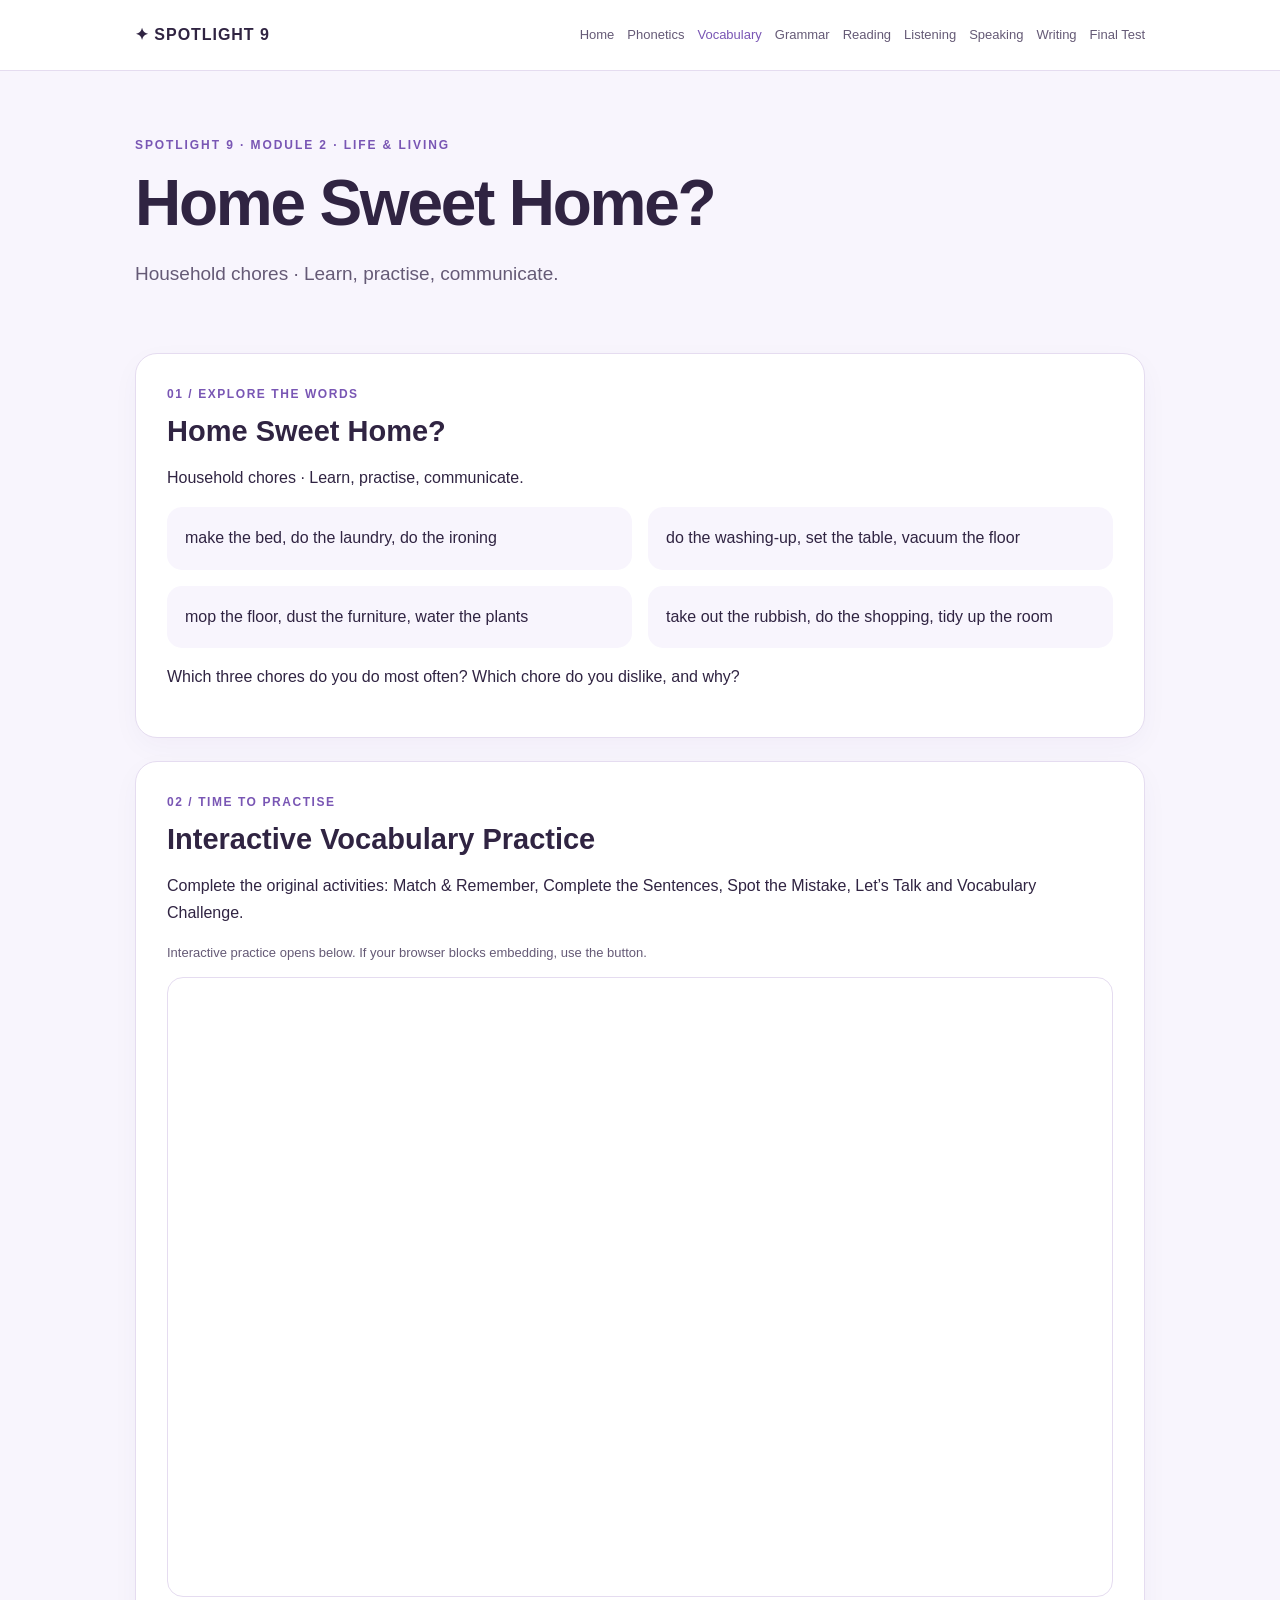
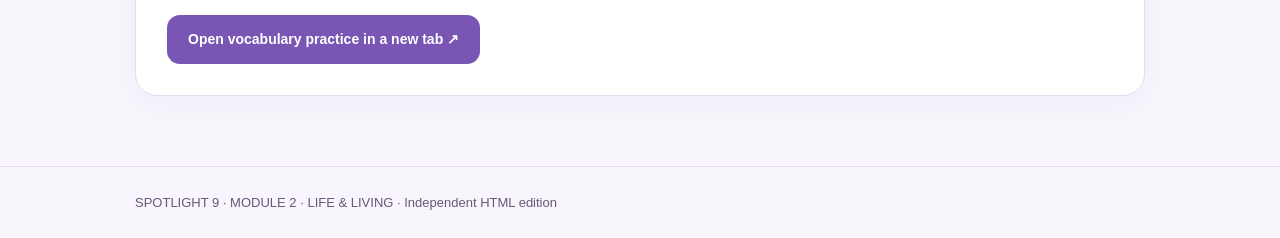
<file: vocabulary.html>
<!doctype html><html lang="en"><head><meta charset="utf-8"><meta name="viewport" content="width=device-width, initial-scale=1"><meta name="theme-color" content="#7956B4"><meta name="description" content="Household chores · Learn, practise, communicate."><title>Home Sweet Home? | Spotlight 9</title><link rel="stylesheet" href="style.css"></head><body><header class="top"><div class="wrap nav"><a class="logo" href="index.html">✦ SPOTLIGHT 9</a><nav class="links" aria-label="Main navigation"><a class="" href="index.html">Home</a><a class="" href="phonetics.html">Phonetics</a><a class="active" href="vocabulary.html">Vocabulary</a><a class="" href="grammar.html">Grammar</a><a class="" href="reading.html">Reading</a><a class="" href="listening.html">Listening</a><a class="" href="speaking.html">Speaking</a><a class="" href="writing.html">Writing</a><a class="" href="final-test.html">Final Test</a></nav></div></header><main class="wrap"><section class="hero"><div class="eyebrow">Spotlight 9 · Module 2 · Life &amp; Living</div><h1>Home Sweet Home?</h1><p class="lead">Household chores · Learn, practise, communicate.</p></section><section class="section"><div class="card"><div class="tag">01 / EXPLORE THE WORDS</div><h2>Home Sweet Home?</h2><p>Household chores · Learn, practise, communicate.</p><div class="columns"><div class="mini">make the bed, do the laundry, do the ironing</div><div class="mini">do the washing-up, set the table, vacuum the floor</div><div class="mini">mop the floor, dust the furniture, water the plants</div><div class="mini">take out the rubbish, do the shopping, tidy up the room</div></div><p>Which three chores do you do most often? Which chore do you dislike, and why?</p></div></section><section class="section"><div class="card"><div class="tag">02 / TIME TO PRACTISE</div><h2>Interactive Vocabulary Practice</h2><p>Complete the original activities: Match & Remember, Complete the Sentences, Spot the Mistake, Let’s Talk and Vocabulary Challenge.</p><p class="muted small">Interactive practice opens below. If your browser blocks embedding, use the button.</p><iframe class="frame" src="https://qpwqg.github.io/household-chores/" loading="lazy" title="vocabulary practice"></iframe><div class="buttons"><a class="btn" href="https://qpwqg.github.io/household-chores/" target="_blank" rel="noopener noreferrer">Open vocabulary practice in a new tab ↗</a></div></div></section></main><footer class="foot"><div class="wrap">SPOTLIGHT 9 · MODULE 2 · LIFE &amp; LIVING · Independent HTML edition</div></footer><script src="site.js"></script></body></html>
</file>
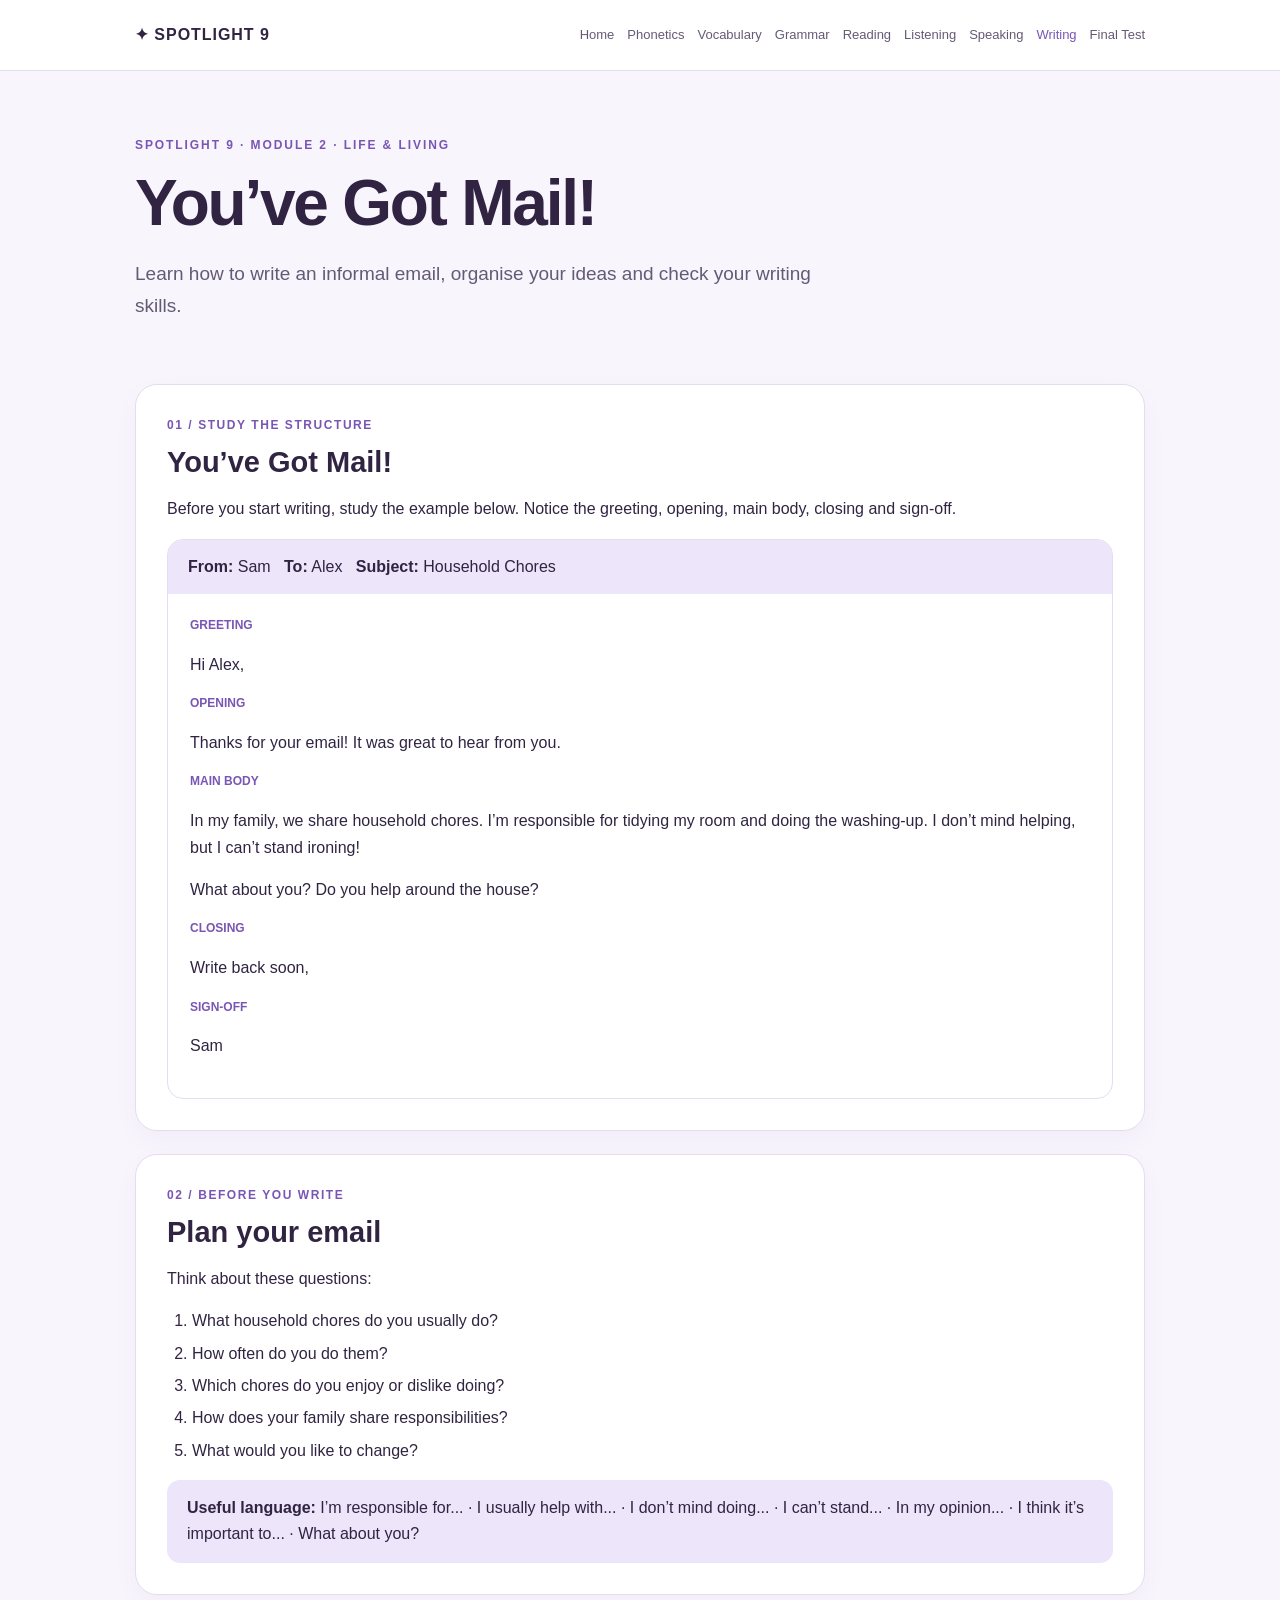
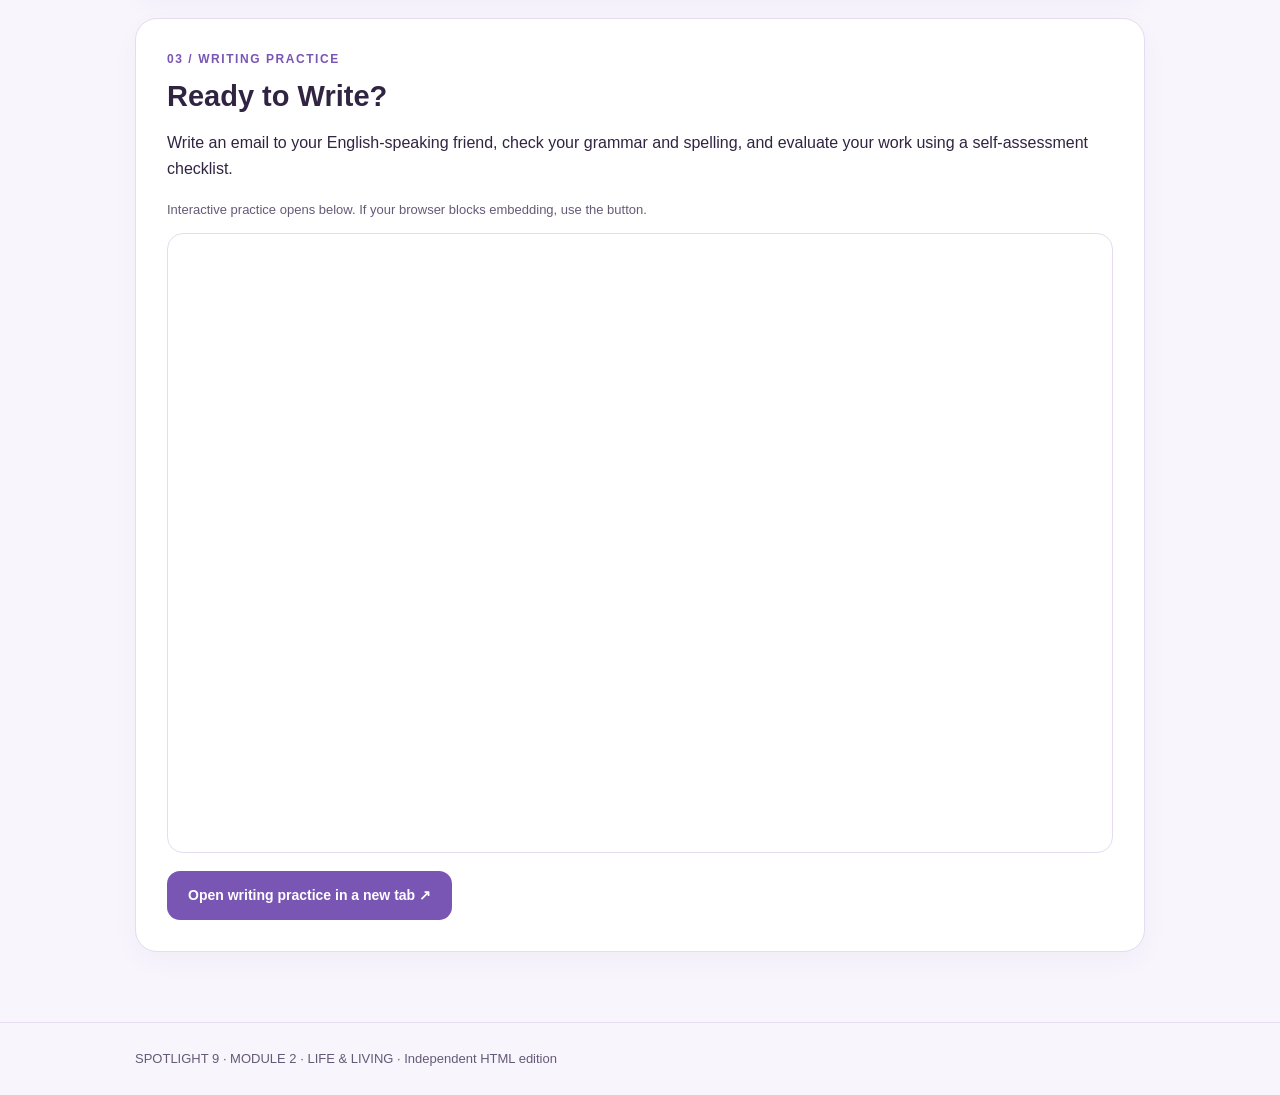
<file: writing.html>
<!doctype html><html lang="en"><head><meta charset="utf-8"><meta name="viewport" content="width=device-width, initial-scale=1"><meta name="theme-color" content="#7956B4"><meta name="description" content="Learn how to write an informal email, organise your ideas and check your writing skills."><title>You’ve Got Mail! | Spotlight 9</title><link rel="stylesheet" href="style.css"></head><body><header class="top"><div class="wrap nav"><a class="logo" href="index.html">✦ SPOTLIGHT 9</a><nav class="links" aria-label="Main navigation"><a class="" href="index.html">Home</a><a class="" href="phonetics.html">Phonetics</a><a class="" href="vocabulary.html">Vocabulary</a><a class="" href="grammar.html">Grammar</a><a class="" href="reading.html">Reading</a><a class="" href="listening.html">Listening</a><a class="" href="speaking.html">Speaking</a><a class="active" href="writing.html">Writing</a><a class="" href="final-test.html">Final Test</a></nav></div></header><main class="wrap"><section class="hero"><div class="eyebrow">Spotlight 9 · Module 2 · Life &amp; Living</div><h1>You’ve Got Mail!</h1><p class="lead">Learn how to write an informal email, organise your ideas and check your writing skills.</p></section><section class="section"><div class="card"><div class="tag">01 / STUDY THE STRUCTURE</div><h2>You’ve Got Mail!</h2><p>Before you start writing, study the example below. Notice the greeting, opening, main body, closing and sign-off.</p><div class="mail"><div class="mailhead"><b>From:</b> Sam &nbsp; <b>To:</b> Alex &nbsp; <b>Subject:</b> Household Chores</div><div class="mailbody"><div class="label">Greeting</div><p>Hi Alex,</p><div class="label">Opening</div><p>Thanks for your email! It was great to hear from you.</p><div class="label">Main body</div><p>In my family, we share household chores. I’m responsible for tidying my room and doing the washing-up. I don’t mind helping, but I can’t stand ironing!</p><p>What about you? Do you help around the house?</p><div class="label">Closing</div><p>Write back soon,</p><div class="label">Sign-off</div><p>Sam</p></div></div></div></section><section class="section"><div class="card"><div class="tag">02 / BEFORE YOU WRITE</div><h2>Plan your email</h2><p>Think about these questions:</p><ol><li>What household chores do you usually do?</li><li>How often do you do them?</li><li>Which chores do you enjoy or dislike doing?</li><li>How does your family share responsibilities?</li><li>What would you like to change?</li></ol><div class="notice"><b>Useful language:</b> I’m responsible for... · I usually help with... · I don’t mind doing... · I can’t stand... · In my opinion... · I think it’s important to... · What about you?</div></div></section><section class="section"><div class="card"><div class="tag">03 / WRITING PRACTICE</div><h2>Ready to Write?</h2><p>Write an email to your English-speaking friend, check your grammar and spelling, and evaluate your work using a self-assessment checklist.</p><p class="muted small">Interactive practice opens below. If your browser blocks embedding, use the button.</p><iframe class="frame" src="https://qpwqg.github.io/spotlight9-writing/" loading="lazy" title="writing practice"></iframe><div class="buttons"><a class="btn" href="https://qpwqg.github.io/spotlight9-writing/" target="_blank" rel="noopener noreferrer">Open writing practice in a new tab ↗</a></div></div></section></main><footer class="foot"><div class="wrap">SPOTLIGHT 9 · MODULE 2 · LIFE &amp; LIVING · Independent HTML edition</div></footer><script src="site.js"></script></body></html>
</file>
<file: style.css>
:root{--purple:#7956B4;--lav:#EDE5FA;--bg:#F8F5FD;--ink:#302442;--muted:#655A76;--line:#e5dcf0}*{box-sizing:border-box}html{scroll-behavior:smooth}body{margin:0;background:var(--bg);color:var(--ink);font:16px/1.65 Inter,-apple-system,BlinkMacSystemFont,"Segoe UI",sans-serif}a{color:var(--purple)}.wrap{max-width:1060px;margin:auto;padding:0 25px}.top{background:#fff;border-bottom:1px solid var(--line);position:sticky;top:0;z-index:10}.nav{display:flex;align-items:center;justify-content:space-between;gap:18px;min-height:70px}.logo{font-weight:850;letter-spacing:.06em;text-decoration:none;color:var(--ink)}.links{display:flex;flex-wrap:wrap;gap:13px}.links a{text-decoration:none;font-size:13px;color:var(--muted)}.links a:hover,.links .active{color:var(--purple)}.hero{padding:65px 0 44px}.eyebrow{font-size:12px;letter-spacing:.16em;text-transform:uppercase;color:var(--purple);font-weight:800}h1{font-size:clamp(38px,6vw,64px);line-height:1.12;letter-spacing:-.035em;margin:12px 0 16px}h2{font-size:29px;line-height:1.25;margin:8px 0 16px}h3{font-size:20px;margin:4px 0 12px}.lead{font-size:19px;color:var(--muted);max-width:720px}.grid{display:grid;grid-template-columns:repeat(4,1fr);gap:17px;margin:22px 0 60px}.tile,.card{background:white;border:1px solid var(--line);border-radius:22px;padding:27px;box-shadow:0 9px 28px rgba(66,40,103,.035)}.tile{text-decoration:none;color:var(--ink);min-height:205px;transition:transform .2s,box-shadow .2s}.tile:hover{transform:translateY(-4px);box-shadow:0 12px 25px #6d4c9e20}.tile .symbol{display:inline-grid;place-items:center;background:var(--lav);color:var(--purple);border-radius:15px;width:48px;height:48px;font-size:23px}.tile h3{margin:17px 0 3px}.tile p{margin:0;color:var(--muted);font-size:14px}.section{margin:0 0 23px}.section .card{padding:31px}.tag{font-size:12px;font-weight:800;letter-spacing:.13em;color:var(--purple);text-transform:uppercase}.btn{display:inline-flex;align-items:center;justify-content:center;border:0;border-radius:13px;background:var(--purple);color:#fff;padding:13px 21px;font-size:14px;font-weight:750;text-decoration:none;cursor:pointer;gap:8px}.btn:hover{background:#6846a2}.btn.secondary{background:var(--lav);color:var(--purple)}.buttons{display:flex;flex-wrap:wrap;gap:10px;margin-top:18px}.muted{color:var(--muted)}.pill{display:inline-block;border-radius:30px;background:var(--lav);color:var(--purple);font-size:12px;font-weight:700;padding:6px 12px;margin:4px 5px 4px 0}ol,ul{padding-left:25px}li{margin:6px 0}.quote{background:var(--bg);padding:20px;border-radius:15px;border-left:4px solid var(--purple)}.answers{background:#faf8fd;border-radius:15px;padding:18px;margin-top:18px}summary{cursor:pointer;color:var(--purple);font-weight:750}.columns{display:grid;grid-template-columns:1fr 1fr;gap:16px}.mini{background:var(--bg);padding:18px;border-radius:15px}.exercise p{margin:10px 0}input[type=text],textarea,select{border:1px solid #d7c8e8;border-radius:10px;padding:10px;font:inherit;max-width:100%;background:white;color:var(--ink)}textarea{width:100%;min-height:240px;resize:vertical}.checklist label{display:block;padding:10px;border-bottom:1px solid var(--line)}.frame{width:100%;height:620px;border:1px solid var(--line);border-radius:16px;background:#fff}.foot{margin-top:70px;border-top:1px solid var(--line);padding:25px 0;color:var(--muted);font-size:13px}.mail{border:1px solid var(--line);border-radius:16px;overflow:hidden}.mailhead{background:var(--lav);padding:14px 20px}.mailbody{padding:22px}.label{color:var(--purple);font-size:12px;font-weight:800;text-transform:uppercase}table{border-collapse:collapse;width:100%}td,th{border-bottom:1px solid var(--line);padding:10px;text-align:left}iframe{display:block} .small{font-size:13px}.notice{background:var(--lav);padding:15px 20px;border-radius:13px;color:var(--ink)}@media(max-width:850px){.grid{grid-template-columns:repeat(2,1fr)}.nav{align-items:flex-start;flex-direction:column;padding:13px 0}.links{gap:9px}.columns{grid-template-columns:1fr}}@media(max-width:540px){.grid{grid-template-columns:1fr}.tile{min-height:130px}.hero{padding:42px 0 25px}.section .card{padding:21px}.links a{font-size:12px}}
</file>
